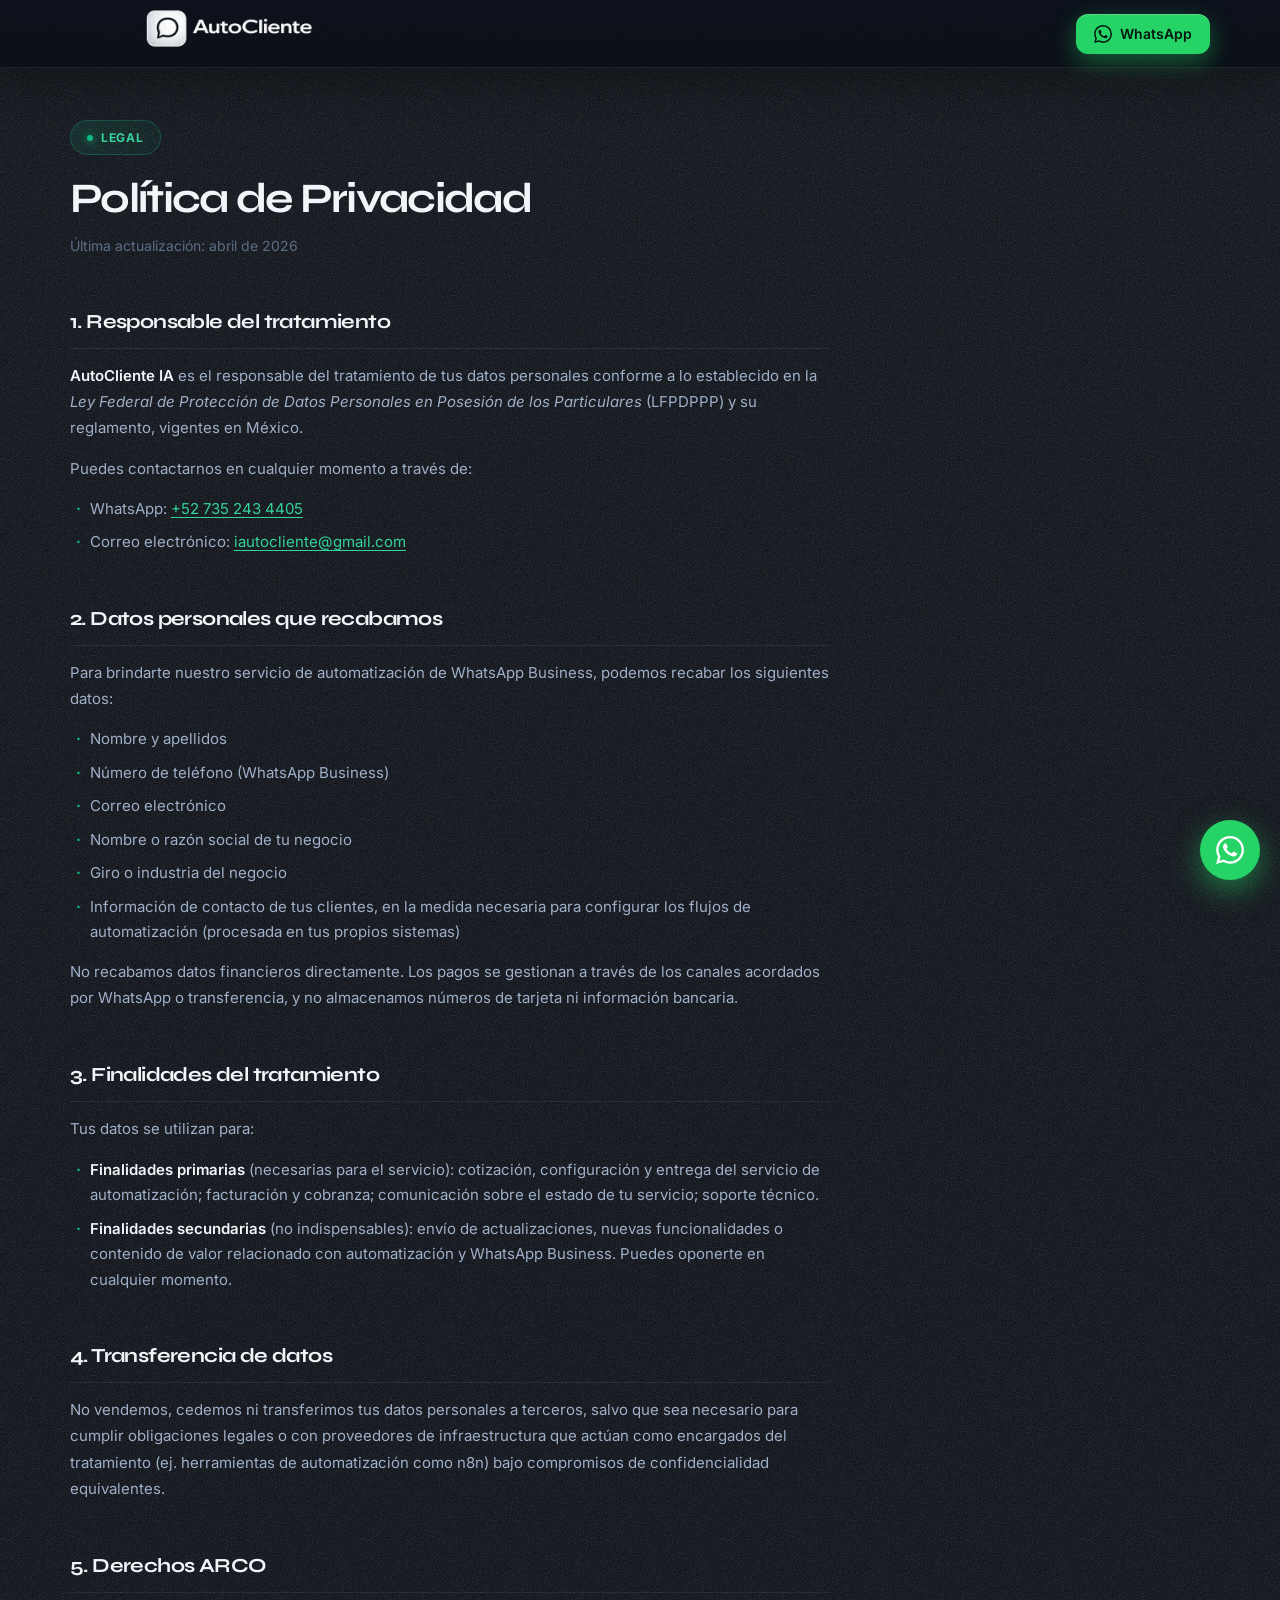
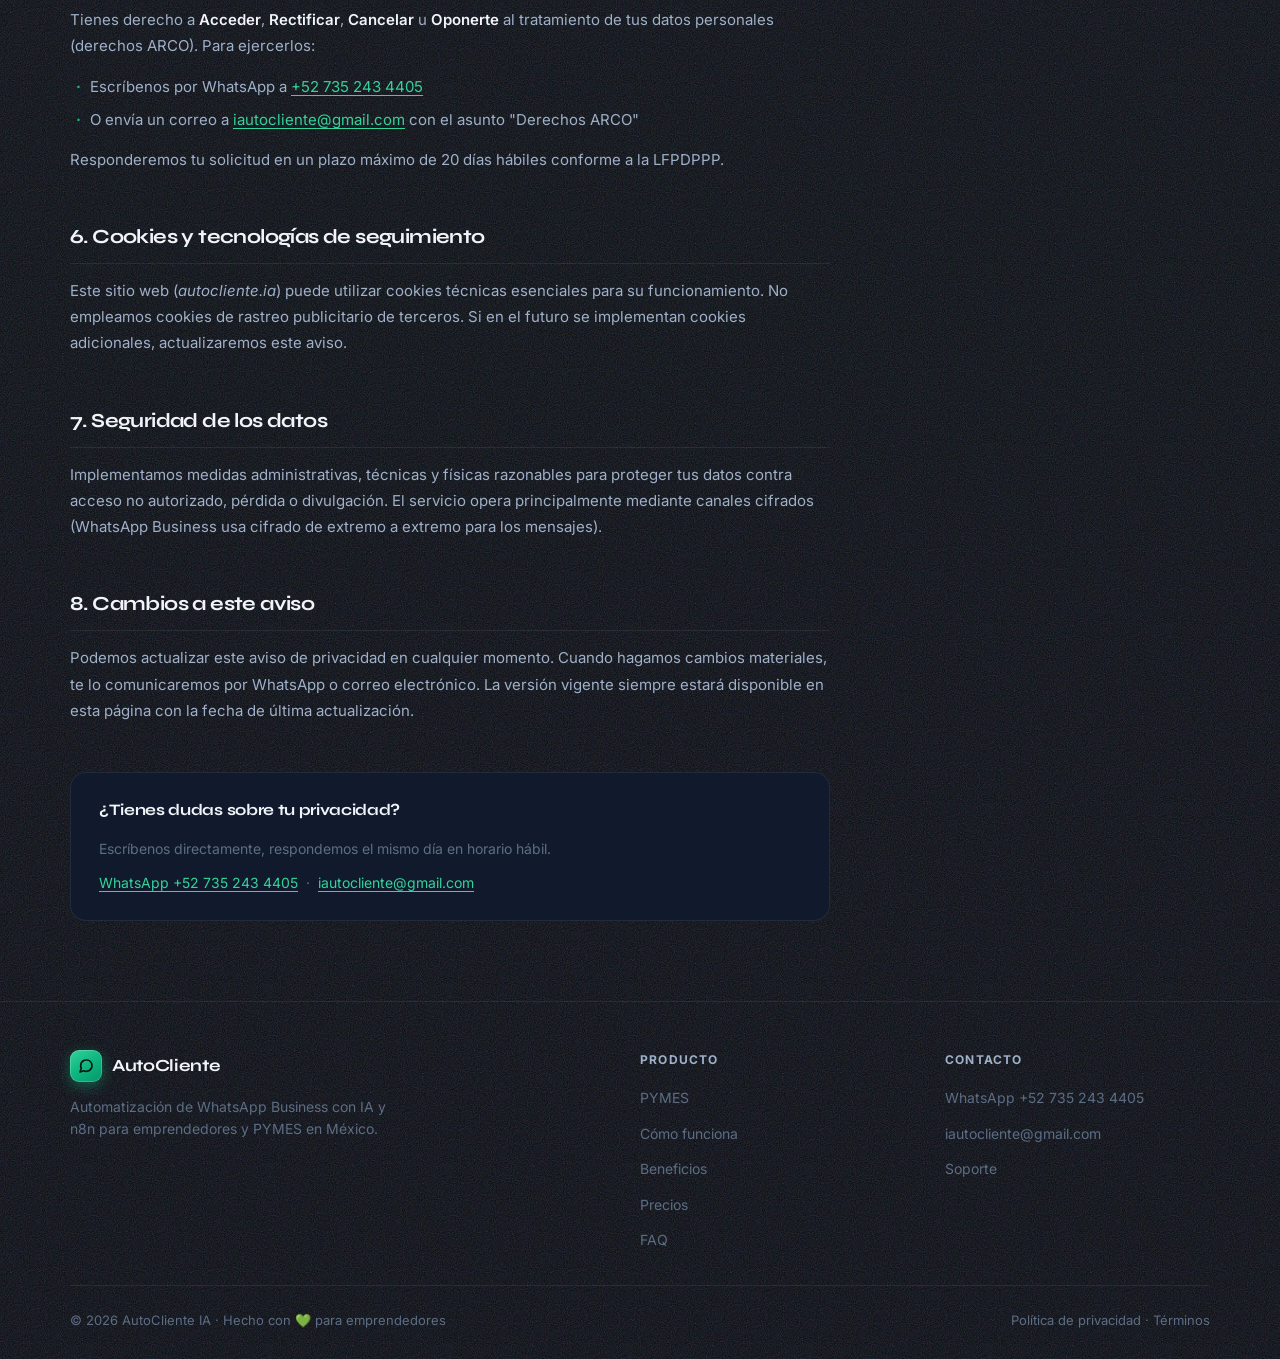
<file: pages/privacidad.html>
<!DOCTYPE html>
<html lang="es">
<head>
  <meta charset="UTF-8" />
  <meta name="viewport" content="width=device-width, initial-scale=1.0" />
  <meta name="description" content="Política de privacidad de AutoCliente IA. Conoce cómo tratamos tus datos personales conforme a la LFPDPPP." />
  <meta name="theme-color" content="#070b12" />

  <!-- Open Graph -->
  <meta property="og:type" content="website" />
  <meta property="og:title" content="Política de Privacidad — AutoCliente IA" />
  <meta property="og:description" content="Política de privacidad de AutoCliente IA conforme a la LFPDPPP." />
  <meta property="og:image" content="https://TU-DOMINIO.com/Assets/Img/Logo.png" />
  <meta property="og:url" content="https://TU-DOMINIO.com/privacidad.html" />

  <!-- Twitter Card -->
  <meta name="twitter:card" content="summary" />
  <meta name="twitter:title" content="Política de Privacidad — AutoCliente IA" />
  <meta name="twitter:description" content="Política de privacidad de AutoCliente IA conforme a la LFPDPPP." />

  <!-- Canonical -->
  <link rel="canonical" href="https://TU-DOMINIO.com/privacidad.html" />

  <title>Política de Privacidad — AutoCliente IA</title>

  <link rel="preconnect" href="https://fonts.googleapis.com" />
  <link rel="preconnect" href="https://fonts.gstatic.com" crossorigin />
  <link href="https://fonts.googleapis.com/css2?family=Inter:wght@400;500;600;700;800&family=Syne:wght@600;700;800&display=swap" rel="stylesheet" />
  <link rel="stylesheet" href="../Assets/css/main.css" />
  <link rel="stylesheet" href="../Assets/css/legal.css" />
</head>
<body>

  <!-- NAVBAR -->
  <nav class="navbar" id="navbar">
    <div class="nav-inner">
      <a href="../index.html" class="logo">
        <img src="../Assets/Img/Logo.png" alt="AutoCliente IA" style="height:216px;width:auto;" />
      </a>
      <div class="nav-tail">
        <a href="https://wa.me/527352434405?text=Hola%2C%20vi%20AutoCliente%20IA." target="_blank" rel="noopener" class="btn btn-whatsapp nav-cta">
          <svg viewBox="0 0 24 24" fill="currentColor"><path d="M17.472 14.382c-.297-.149-1.758-.867-2.03-.967-.273-.099-.471-.148-.67.15-.197.297-.767.966-.94 1.164-.173.199-.347.223-.644.075-.297-.15-1.255-.463-2.39-1.475-.883-.788-1.48-1.761-1.653-2.059-.173-.297-.018-.458.13-.606.134-.133.298-.347.446-.52.149-.174.198-.298.298-.497.099-.198.05-.371-.025-.52-.075-.149-.669-1.612-.916-2.207-.242-.579-.487-.5-.669-.51-.173-.008-.371-.01-.57-.01-.198 0-.52.074-.792.372-.272.297-1.04 1.016-1.04 2.479 0 1.462 1.065 2.875 1.213 3.074.149.198 2.096 3.2 5.077 4.487.709.306 1.262.489 1.694.625.712.227 1.36.195 1.871.118.571-.085 1.758-.719 2.006-1.413.248-.694.248-1.289.173-1.413-.074-.124-.272-.198-.57-.347m-5.421 7.403h-.004a9.87 9.87 0 0 1-5.031-1.378l-.361-.214-3.741.982.998-3.648-.235-.374a9.86 9.86 0 0 1-1.51-5.26c.001-5.45 4.436-9.884 9.888-9.884 2.64 0 5.122 1.03 6.988 2.898a9.825 9.825 0 0 1 2.893 6.994c-.003 5.45-4.437 9.884-9.885 9.884m8.413-18.297A11.815 11.815 0 0 0 12.05 0C5.495 0 .16 5.335.157 11.892c0 2.096.547 4.142 1.588 5.945L.057 24l6.305-1.654a11.882 11.882 0 0 0 5.683 1.448h.005c6.554 0 11.89-5.335 11.893-11.893a11.821 11.821 0 0 0-3.48-8.413Z"/></svg>
          WhatsApp
        </a>
        <button type="button" class="nav-burger" id="nav-burger" aria-label="Abrir menú" aria-expanded="false" aria-controls="nav-mobile">
          <span></span><span></span><span></span>
        </button>
      </div>
    </div>
  </nav>

  <div class="nav-mobile" id="nav-mobile" aria-hidden="true">
    <div class="nav-mobile-panel">
      <a href="../index.html#para-quien" class="nav-mobile-link">PYMES</a>
      <a href="../index.html#solucion" class="nav-mobile-link">Cómo funciona</a>
      <a href="../index.html#precios" class="nav-mobile-link">Precios</a>
      <a href="../index.html#faq" class="nav-mobile-link">FAQ</a>
      <a href="soporte.html" class="nav-mobile-link">Soporte</a>
      <a href="https://wa.me/527352434405?text=Hola%2C%20vi%20AutoCliente%20IA." target="_blank" rel="noopener" class="btn btn-whatsapp">
        <svg viewBox="0 0 24 24" fill="currentColor" style="width:18px;height:18px;"><path d="M17.472 14.382c-.297-.149-1.758-.867-2.03-.967-.273-.099-.471-.148-.67.15-.197.297-.767.966-.94 1.164-.173.199-.347.223-.644.075-.297-.15-1.255-.463-2.39-1.475-.883-.788-1.48-1.761-1.653-2.059-.173-.297-.018-.458.13-.606.134-.133.298-.347.446-.52.149-.174.198-.298.298-.497.099-.198.05-.371-.025-.52-.075-.149-.669-1.612-.916-2.207-.242-.579-.487-.5-.669-.51-.173-.008-.371-.01-.57-.01-.198 0-.52.074-.792.372-.272.297-1.04 1.016-1.04 2.479 0 1.462 1.065 2.875 1.213 3.074.149.198 2.096 3.2 5.077 4.487.709.306 1.262.489 1.694.625.712.227 1.36.195 1.871.118.571-.085 1.758-.719 2.006-1.413.248-.694.248-1.289.173-1.413-.074-.124-.272-.198-.57-.347m-5.421 7.403h-.004a9.87 9.87 0 0 1-5.031-1.378l-.361-.214-3.741.982.998-3.648-.235-.374a9.86 9.86 0 0 1-1.51-5.26c.001-5.45 4.436-9.884 9.888-9.884 2.64 0 5.122 1.03 6.988 2.898a9.825 9.825 0 0 1 2.893 6.994c-.003 5.45-4.437 9.884-9.885 9.884m8.413-18.297A11.815 11.815 0 0 0 12.05 0C5.495 0 .16 5.335.157 11.892c0 2.096.547 4.142 1.588 5.945L.057 24l6.305-1.654a11.882 11.882 0 0 0 5.683 1.448h.005c6.554 0 11.89-5.335 11.893-11.893a11.821 11.821 0 0 0-3.48-8.413Z"/></svg>
        Escribir por WhatsApp
      </a>
    </div>
  </div>

  <!-- CONTENIDO -->
  <main class="page-content">
    <div class="container">
      <div class="page-header">
        <div class="eyebrow">Legal</div>
        <h1 class="page-title">Política de Privacidad</h1>
        <p class="page-meta">Última actualización: abril de 2026</p>
      </div>

      <div class="legal-body">

        <h2>1. Responsable del tratamiento</h2>
        <p>
          <strong>AutoCliente IA</strong> es el responsable del tratamiento de tus datos personales
          conforme a lo establecido en la <em>Ley Federal de Protección de Datos Personales en
          Posesión de los Particulares</em> (LFPDPPP) y su reglamento, vigentes en México.
        </p>
        <p>
          Puedes contactarnos en cualquier momento a través de:
        </p>
        <ul>
          <li>WhatsApp: <a href="https://wa.me/527352434405" target="_blank" rel="noopener">+52 735 243 4405</a></li>
          <li>Correo electrónico: <a href="mailto:iautocliente@gmail.com">iautocliente@gmail.com</a></li>
        </ul>

        <h2>2. Datos personales que recabamos</h2>
        <p>Para brindarte nuestro servicio de automatización de WhatsApp Business, podemos recabar los siguientes datos:</p>
        <ul>
          <li>Nombre y apellidos</li>
          <li>Número de teléfono (WhatsApp Business)</li>
          <li>Correo electrónico</li>
          <li>Nombre o razón social de tu negocio</li>
          <li>Giro o industria del negocio</li>
          <li>Información de contacto de tus clientes, en la medida necesaria para configurar los flujos de automatización (procesada en tus propios sistemas)</li>
        </ul>
        <p>
          No recabamos datos financieros directamente. Los pagos se gestionan a través de los canales
          acordados por WhatsApp o transferencia, y no almacenamos números de tarjeta ni información bancaria.
        </p>

        <h2>3. Finalidades del tratamiento</h2>
        <p>Tus datos se utilizan para:</p>
        <ul>
          <li><strong>Finalidades primarias</strong> (necesarias para el servicio): cotización, configuración y entrega del servicio de automatización; facturación y cobranza; comunicación sobre el estado de tu servicio; soporte técnico.</li>
          <li><strong>Finalidades secundarias</strong> (no indispensables): envío de actualizaciones, nuevas funcionalidades o contenido de valor relacionado con automatización y WhatsApp Business. Puedes oponerte en cualquier momento.</li>
        </ul>

        <h2>4. Transferencia de datos</h2>
        <p>
          No vendemos, cedemos ni transferimos tus datos personales a terceros, salvo que sea
          necesario para cumplir obligaciones legales o con proveedores de infraestructura que actúan
          como encargados del tratamiento (ej. herramientas de automatización como n8n) bajo
          compromisos de confidencialidad equivalentes.
        </p>

        <h2>5. Derechos ARCO</h2>
        <p>
          Tienes derecho a <strong>Acceder</strong>, <strong>Rectificar</strong>, <strong>Cancelar</strong>
          u <strong>Oponerte</strong> al tratamiento de tus datos personales (derechos ARCO). Para ejercerlos:
        </p>
        <ul>
          <li>Escríbenos por WhatsApp a <a href="https://wa.me/527352434405" target="_blank" rel="noopener">+52 735 243 4405</a></li>
          <li>O envía un correo a <a href="mailto:iautocliente@gmail.com">iautocliente@gmail.com</a> con el asunto "Derechos ARCO"</li>
        </ul>
        <p>
          Responderemos tu solicitud en un plazo máximo de 20 días hábiles conforme a la LFPDPPP.
        </p>

        <h2>6. Cookies y tecnologías de seguimiento</h2>
        <p>
          Este sitio web (<em>autocliente.ia</em>) puede utilizar cookies técnicas esenciales para
          su funcionamiento. No empleamos cookies de rastreo publicitario de terceros. Si en el
          futuro se implementan cookies adicionales, actualizaremos este aviso.
        </p>

        <h2>7. Seguridad de los datos</h2>
        <p>
          Implementamos medidas administrativas, técnicas y físicas razonables para proteger tus datos
          contra acceso no autorizado, pérdida o divulgación. El servicio opera principalmente mediante
          canales cifrados (WhatsApp Business usa cifrado de extremo a extremo para los mensajes).
        </p>

        <h2>8. Cambios a este aviso</h2>
        <p>
          Podemos actualizar este aviso de privacidad en cualquier momento. Cuando hagamos cambios
          materiales, te lo comunicaremos por WhatsApp o correo electrónico. La versión vigente
          siempre estará disponible en esta página con la fecha de última actualización.
        </p>

        <div class="contact-card">
          <h3>¿Tienes dudas sobre tu privacidad?</h3>
          <p>Escríbenos directamente, respondemos el mismo día en horario hábil.</p>
          <p>
            <a href="https://wa.me/527352434405?text=Hola%2C%20tengo%20una%20duda%20sobre%20privacidad." target="_blank" rel="noopener">WhatsApp +52 735 243 4405</a>
            &nbsp;·&nbsp;
            <a href="mailto:iautocliente@gmail.com">iautocliente@gmail.com</a>
          </p>
        </div>

      </div>
    </div>
  </main>

  <!-- FOOTER -->
  <footer class="footer">
    <div class="container">
      <div class="footer-top">
        <div class="footer-brand">
          <a href="../index.html" class="logo">
            <span class="logo-mark">
              <svg viewBox="0 0 24 24" fill="none" stroke="currentColor" stroke-width="2.5" stroke-linecap="round" stroke-linejoin="round">
                <path d="M21 11.5a8.38 8.38 0 0 1-.9 3.8 8.5 8.5 0 0 1-7.6 4.7 8.38 8.38 0 0 1-3.8-.9L3 21l1.9-5.7a8.38 8.38 0 0 1-.9-3.8 8.5 8.5 0 0 1 4.7-7.6 8.38 8.38 0 0 1 3.8-.9h.5a8.48 8.48 0 0 1 8 8v.5z"/>
              </svg>
            </span>
            AutoCliente
          </a>
          <p>Automatización de WhatsApp Business con IA y n8n para emprendedores y PYMES en México.</p>
        </div>

        <div class="footer-col">
          <h5>Producto</h5>
          <ul>
            <li><a href="../index.html#para-quien">PYMES</a></li>
            <li><a href="../index.html#solucion">Cómo funciona</a></li>
            <li><a href="../index.html#beneficios">Beneficios</a></li>
            <li><a href="../index.html#precios">Precios</a></li>
            <li><a href="../index.html#faq">FAQ</a></li>
          </ul>
        </div>

        <div class="footer-col">
          <h5>Contacto</h5>
          <ul>
            <li><a href="https://wa.me/527352434405?text=Hola%2C%20vi%20AutoCliente%20IA." target="_blank" rel="noopener">WhatsApp +52 735 243 4405</a></li>
            <li><a href="mailto:iautocliente@gmail.com">iautocliente@gmail.com</a></li>
            <li><a href="soporte.html">Soporte</a></li>
          </ul>
        </div>
      </div>

      <div class="footer-bottom">
        <div>© 2026 AutoCliente IA · Hecho con 💚 para emprendedores</div>
        <div><a href="privacidad.html">Política de privacidad</a> · <a href="terminos.html">Términos</a></div>
      </div>
    </div>
  </footer>

  <!-- STICKY WHATSAPP -->
  <a href="https://wa.me/527352434405?text=Hola%2C%20vi%20AutoCliente%20IA." target="_blank" rel="noopener" class="wa-sticky" aria-label="Escríbenos por WhatsApp">
    <svg viewBox="0 0 24 24" fill="currentColor"><path d="M17.472 14.382c-.297-.149-1.758-.867-2.03-.967-.273-.099-.471-.148-.67.15-.197.297-.767.966-.94 1.164-.173.199-.347.223-.644.075-.297-.15-1.255-.463-2.39-1.475-.883-.788-1.48-1.761-1.653-2.059-.173-.297-.018-.458.13-.606.134-.133.298-.347.446-.52.149-.174.198-.298.298-.497.099-.198.05-.371-.025-.52-.075-.149-.669-1.612-.916-2.207-.242-.579-.487-.5-.669-.51-.173-.008-.371-.01-.57-.01-.198 0-.52.074-.792.372-.272.297-1.04 1.016-1.04 2.479 0 1.462 1.065 2.875 1.213 3.074.149.198 2.096 3.2 5.077 4.487.709.306 1.262.489 1.694.625.712.227 1.36.195 1.871.118.571-.085 1.758-.719 2.006-1.413.248-.694.248-1.289.173-1.413-.074-.124-.272-.198-.57-.347m-5.421 7.403h-.004a9.87 9.87 0 0 1-5.031-1.378l-.361-.214-3.741.982.998-3.648-.235-.374a9.86 9.86 0 0 1-1.51-5.26c.001-5.45 4.436-9.884 9.888-9.884 2.64 0 5.122 1.03 6.988 2.898a9.825 9.825 0 0 1 2.893 6.994c-.003 5.45-4.437 9.884-9.885 9.884m8.413-18.297A11.815 11.815 0 0 0 12.05 0C5.495 0 .16 5.335.157 11.892c0 2.096.547 4.142 1.588 5.945L.057 24l6.305-1.654a11.882 11.882 0 0 0 5.683 1.448h.005c6.554 0 11.89-5.335 11.893-11.893a11.821 11.821 0 0 0-3.48-8.413Z"/></svg>
  </a>

  <script defer src="../Assets/js/main.js"></script>
</body>
</html>
</file>
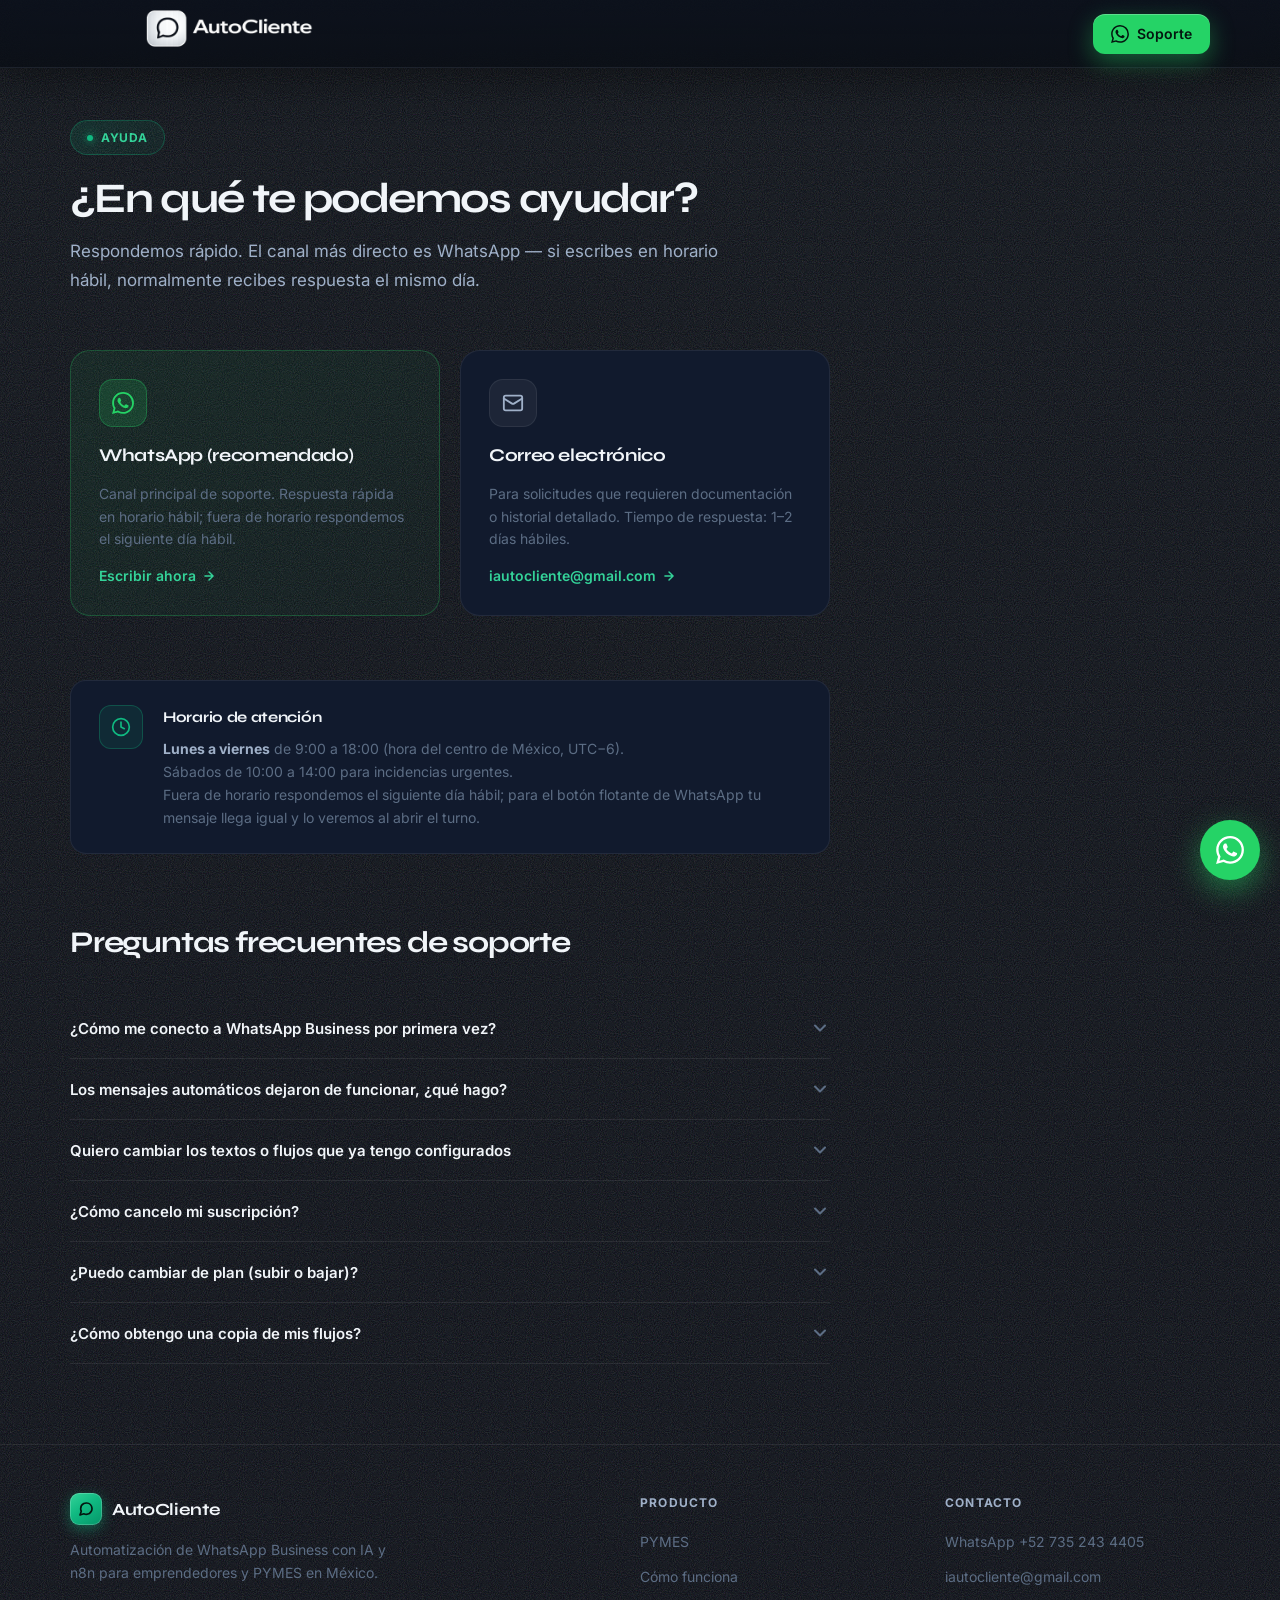
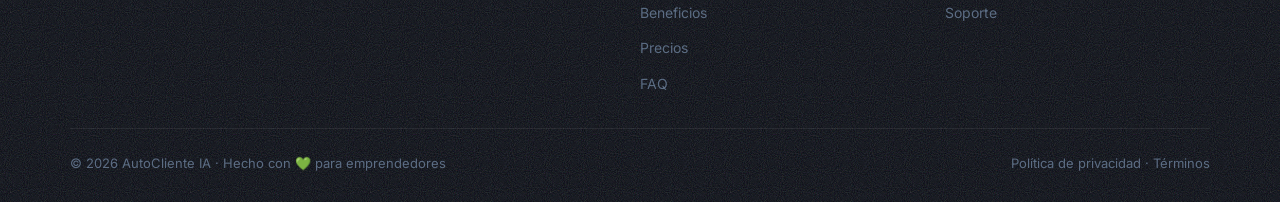
<file: pages/soporte.html>
<!DOCTYPE html>
<html lang="es">
<head>
  <meta charset="UTF-8" />
  <meta name="viewport" content="width=device-width, initial-scale=1.0" />
  <meta name="description" content="Soporte de AutoCliente IA — automatización de WhatsApp Business para PYMES en México. Contáctanos por WhatsApp o correo." />
  <meta name="theme-color" content="#070b12" />

  <!-- Open Graph -->
  <meta property="og:type" content="website" />
  <meta property="og:title" content="Soporte — AutoCliente IA" />
  <meta property="og:description" content="Soporte de AutoCliente IA para PYMES en México. Contáctanos por WhatsApp o correo." />
  <meta property="og:image" content="https://TU-DOMINIO.com/Assets/Img/Logo.png" />
  <meta property="og:url" content="https://TU-DOMINIO.com/soporte.html" />

  <!-- Twitter Card -->
  <meta name="twitter:card" content="summary_large_image" />
  <meta name="twitter:title" content="Soporte — AutoCliente IA" />
  <meta name="twitter:description" content="Soporte de AutoCliente IA para PYMES en México." />
  <meta name="twitter:image" content="https://TU-DOMINIO.com/Assets/Img/Logo.png" />

  <!-- Canonical -->
  <link rel="canonical" href="https://TU-DOMINIO.com/soporte.html" />

  <title>Soporte — AutoCliente IA</title>

  <link rel="preconnect" href="https://fonts.googleapis.com" />
  <link rel="preconnect" href="https://fonts.gstatic.com" crossorigin />
  <link href="https://fonts.googleapis.com/css2?family=Inter:wght@400;500;600;700;800&family=Syne:wght@600;700;800&display=swap" rel="stylesheet" />
  <link rel="stylesheet" href="../Assets/css/main.css" />
  <link rel="stylesheet" href="../Assets/css/soporte.css" />
</head>
<body>

  <!-- NAVBAR -->
  <nav class="navbar" id="navbar">
    <div class="nav-inner">
      <a href="../index.html" class="logo">
        <img src="../Assets/Img/Logo.png" alt="AutoCliente IA" style="height:216px;width:auto;" />
      </a>
      <div class="nav-tail">
        <a href="https://wa.me/527352434405?text=Hola%2C%20necesito%20soporte%20con%20AutoCliente%20IA." target="_blank" rel="noopener" class="btn btn-whatsapp nav-cta">
          <svg viewBox="0 0 24 24" fill="currentColor"><path d="M17.472 14.382c-.297-.149-1.758-.867-2.03-.967-.273-.099-.471-.148-.67.15-.197.297-.767.966-.94 1.164-.173.199-.347.223-.644.075-.297-.15-1.255-.463-2.39-1.475-.883-.788-1.48-1.761-1.653-2.059-.173-.297-.018-.458.13-.606.134-.133.298-.347.446-.52.149-.174.198-.298.298-.497.099-.198.05-.371-.025-.52-.075-.149-.669-1.612-.916-2.207-.242-.579-.487-.5-.669-.51-.173-.008-.371-.01-.57-.01-.198 0-.52.074-.792.372-.272.297-1.04 1.016-1.04 2.479 0 1.462 1.065 2.875 1.213 3.074.149.198 2.096 3.2 5.077 4.487.709.306 1.262.489 1.694.625.712.227 1.36.195 1.871.118.571-.085 1.758-.719 2.006-1.413.248-.694.248-1.289.173-1.413-.074-.124-.272-.198-.57-.347m-5.421 7.403h-.004a9.87 9.87 0 0 1-5.031-1.378l-.361-.214-3.741.982.998-3.648-.235-.374a9.86 9.86 0 0 1-1.51-5.26c.001-5.45 4.436-9.884 9.888-9.884 2.64 0 5.122 1.03 6.988 2.898a9.825 9.825 0 0 1 2.893 6.994c-.003 5.45-4.437 9.884-9.885 9.884m8.413-18.297A11.815 11.815 0 0 0 12.05 0C5.495 0 .16 5.335.157 11.892c0 2.096.547 4.142 1.588 5.945L.057 24l6.305-1.654a11.882 11.882 0 0 0 5.683 1.448h.005c6.554 0 11.89-5.335 11.893-11.893a11.821 11.821 0 0 0-3.48-8.413Z"/></svg>
          Soporte
        </a>
        <button type="button" class="nav-burger" id="nav-burger" aria-label="Abrir menú" aria-expanded="false" aria-controls="nav-mobile">
          <span></span><span></span><span></span>
        </button>
      </div>
    </div>
  </nav>

  <div class="nav-mobile" id="nav-mobile" aria-hidden="true">
    <div class="nav-mobile-panel">
      <a href="../index.html#para-quien" class="nav-mobile-link">PYMES</a>
      <a href="../index.html#solucion" class="nav-mobile-link">Cómo funciona</a>
      <a href="../index.html#precios" class="nav-mobile-link">Precios</a>
      <a href="../index.html#faq" class="nav-mobile-link">FAQ</a>
      <a href="soporte.html" class="nav-mobile-link">Soporte</a>
      <a href="https://wa.me/527352434405?text=Hola%2C%20necesito%20soporte%20con%20AutoCliente%20IA." target="_blank" rel="noopener" class="btn btn-whatsapp">
        <svg viewBox="0 0 24 24" fill="currentColor" style="width:18px;height:18px;"><path d="M17.472 14.382c-.297-.149-1.758-.867-2.03-.967-.273-.099-.471-.148-.67.15-.197.297-.767.966-.94 1.164-.173.199-.347.223-.644.075-.297-.15-1.255-.463-2.39-1.475-.883-.788-1.48-1.761-1.653-2.059-.173-.297-.018-.458.13-.606.134-.133.298-.347.446-.52.149-.174.198-.298.298-.497.099-.198.05-.371-.025-.52-.075-.149-.669-1.612-.916-2.207-.242-.579-.487-.5-.669-.51-.173-.008-.371-.01-.57-.01-.198 0-.52.074-.792.372-.272.297-1.04 1.016-1.04 2.479 0 1.462 1.065 2.875 1.213 3.074.149.198 2.096 3.2 5.077 4.487.709.306 1.262.489 1.694.625.712.227 1.36.195 1.871.118.571-.085 1.758-.719 2.006-1.413.248-.694.248-1.289.173-1.413-.074-.124-.272-.198-.57-.347m-5.421 7.403h-.004a9.87 9.87 0 0 1-5.031-1.378l-.361-.214-3.741.982.998-3.648-.235-.374a9.86 9.86 0 0 1-1.51-5.26c.001-5.45 4.436-9.884 9.888-9.884 2.64 0 5.122 1.03 6.988 2.898a9.825 9.825 0 0 1 2.893 6.994c-.003 5.45-4.437 9.884-9.885 9.884m8.413-18.297A11.815 11.815 0 0 0 12.05 0C5.495 0 .16 5.335.157 11.892c0 2.096.547 4.142 1.588 5.945L.057 24l6.305-1.654a11.882 11.882 0 0 0 5.683 1.448h.005c6.554 0 11.89-5.335 11.893-11.893a11.821 11.821 0 0 0-3.48-8.413Z"/></svg>
        Escribir por WhatsApp
      </a>
    </div>
  </div>

  <!-- CONTENIDO -->
  <main class="page-content">
    <div class="container">

      <div class="page-header">
        <div class="eyebrow">Ayuda</div>
        <h1 class="page-title">¿En qué te podemos ayudar?</h1>
        <p class="page-sub">
          Respondemos rápido. El canal más directo es WhatsApp — si escribes en horario hábil,
          normalmente recibes respuesta el mismo día.
        </p>
      </div>

      <!-- CANALES DE CONTACTO -->
      <div class="channels-grid">

        <div class="channel-card primary">
          <div class="channel-icon">
            <svg viewBox="0 0 24 24" fill="currentColor" style="color:#25d366;"><path d="M17.472 14.382c-.297-.149-1.758-.867-2.03-.967-.273-.099-.471-.148-.67.15-.197.297-.767.966-.94 1.164-.173.199-.347.223-.644.075-.297-.15-1.255-.463-2.39-1.475-.883-.788-1.48-1.761-1.653-2.059-.173-.297-.018-.458.13-.606.134-.133.298-.347.446-.52.149-.174.198-.298.298-.497.099-.198.05-.371-.025-.52-.075-.149-.669-1.612-.916-2.207-.242-.579-.487-.5-.669-.51-.173-.008-.371-.01-.57-.01-.198 0-.52.074-.792.372-.272.297-1.04 1.016-1.04 2.479 0 1.462 1.065 2.875 1.213 3.074.149.198 2.096 3.2 5.077 4.487.709.306 1.262.489 1.694.625.712.227 1.36.195 1.871.118.571-.085 1.758-.719 2.006-1.413.248-.694.248-1.289.173-1.413-.074-.124-.272-.198-.57-.347m-5.421 7.403h-.004a9.87 9.87 0 0 1-5.031-1.378l-.361-.214-3.741.982.998-3.648-.235-.374a9.86 9.86 0 0 1-1.51-5.26c.001-5.45 4.436-9.884 9.888-9.884 2.64 0 5.122 1.03 6.988 2.898a9.825 9.825 0 0 1 2.893 6.994c-.003 5.45-4.437 9.884-9.885 9.884m8.413-18.297A11.815 11.815 0 0 0 12.05 0C5.495 0 .16 5.335.157 11.892c0 2.096.547 4.142 1.588 5.945L.057 24l6.305-1.654a11.882 11.882 0 0 0 5.683 1.448h.005c6.554 0 11.89-5.335 11.893-11.893a11.821 11.821 0 0 0-3.48-8.413Z"/></svg>
          </div>
          <h3>WhatsApp (recomendado)</h3>
          <p>Canal principal de soporte. Respuesta rápida en horario hábil; fuera de horario respondemos el siguiente día hábil.</p>
          <a href="https://wa.me/527352434405?text=Hola%2C%20necesito%20soporte%20con%20AutoCliente%20IA." target="_blank" rel="noopener" class="channel-cta">
            Escribir ahora
            <svg viewBox="0 0 24 24" fill="none" stroke="currentColor" stroke-width="2.5" stroke-linecap="round" stroke-linejoin="round"><path d="M5 12h14M12 5l7 7-7 7"/></svg>
          </a>
        </div>

        <div class="channel-card">
          <div class="channel-icon">
            <svg viewBox="0 0 24 24" fill="none" stroke="currentColor" stroke-width="2" stroke-linecap="round" stroke-linejoin="round" style="color:var(--text-soft);"><rect x="2" y="4" width="20" height="16" rx="2"/><path d="m22 7-8.97 5.7a1.94 1.94 0 0 1-2.06 0L2 7"/></svg>
          </div>
          <h3>Correo electrónico</h3>
          <p>Para solicitudes que requieren documentación o historial detallado. Tiempo de respuesta: 1–2 días hábiles.</p>
          <a href="mailto:iautocliente@gmail.com?subject=Soporte%20AutoCliente%20IA" class="channel-cta">
            iautocliente@gmail.com
            <svg viewBox="0 0 24 24" fill="none" stroke="currentColor" stroke-width="2.5" stroke-linecap="round" stroke-linejoin="round"><path d="M5 12h14M12 5l7 7-7 7"/></svg>
          </a>
        </div>

      </div>

      <!-- HORARIO -->
      <div class="schedule-row">
        <div class="schedule-icon">
          <svg viewBox="0 0 24 24" fill="none" stroke="currentColor" stroke-width="2" stroke-linecap="round" stroke-linejoin="round"><circle cx="12" cy="12" r="10"/><polyline points="12 6 12 12 16 14"/></svg>
        </div>
        <div>
          <h4>Horario de atención</h4>
          <p>
            <strong>Lunes a viernes</strong> de 9:00 a 18:00 (hora del centro de México, UTC−6).<br />
            Sábados de 10:00 a 14:00 para incidencias urgentes.<br />
            Fuera de horario respondemos el siguiente día hábil; para el botón flotante de WhatsApp
            tu mensaje llega igual y lo veremos al abrir el turno.
          </p>
        </div>
      </div>

      <!-- FAQ DE SOPORTE -->
      <div class="support-faq">
        <h2>Preguntas frecuentes de soporte</h2>

        <div class="faq-item">
          <button class="faq-q" aria-expanded="false">
            <span>¿Cómo me conecto a WhatsApp Business por primera vez?</span>
            <svg class="faq-icon" viewBox="0 0 24 24" fill="none" stroke="currentColor" stroke-width="2.5" stroke-linecap="round" stroke-linejoin="round"><polyline points="6 9 12 15 18 9"/></svg>
          </button>
          <div class="faq-a">
            <div class="faq-a-inner">
              Te guiamos paso a paso por WhatsApp. Necesitas tener instalada la app de
              WhatsApp Business en tu teléfono o una cuenta en la API oficial de Meta.
              La conexión inicial tarda entre 10 y 30 minutos dependiendo de tu configuración actual.
            </div>
          </div>
        </div>

        <div class="faq-item">
          <button class="faq-q" aria-expanded="false">
            <span>Los mensajes automáticos dejaron de funcionar, ¿qué hago?</span>
            <svg class="faq-icon" viewBox="0 0 24 24" fill="none" stroke="currentColor" stroke-width="2.5" stroke-linecap="round" stroke-linejoin="round"><polyline points="6 9 12 15 18 9"/></svg>
          </button>
          <div class="faq-a">
            <div class="faq-a-inner">
              Escríbenos de inmediato por WhatsApp indicando desde qué hora dejó de responder y
              el último mensaje de ejemplo que no recibió respuesta. En la mayoría de los casos
              resolvemos el problema en el mismo día hábil. Las causas más comunes son: sesión
              expirada de WhatsApp Business o un cambio en los flujos de n8n.
            </div>
          </div>
        </div>

        <div class="faq-item">
          <button class="faq-q" aria-expanded="false">
            <span>Quiero cambiar los textos o flujos que ya tengo configurados</span>
            <svg class="faq-icon" viewBox="0 0 24 24" fill="none" stroke="currentColor" stroke-width="2.5" stroke-linecap="round" stroke-linejoin="round"><polyline points="6 9 12 15 18 9"/></svg>
          </button>
          <div class="faq-a">
            <div class="faq-a-inner">
              Los ajustes de textos, respuestas y flujos están incluidos en tu plan.
              Escríbenos por WhatsApp con los cambios exactos que necesitas y los aplicamos
              normalmente en 1–2 días hábiles. Para cambios grandes (nuevo flujo completo,
              integración con otro sistema) platicamos el alcance antes de iniciar.
            </div>
          </div>
        </div>

        <div class="faq-item">
          <button class="faq-q" aria-expanded="false">
            <span>¿Cómo cancelo mi suscripción?</span>
            <svg class="faq-icon" viewBox="0 0 24 24" fill="none" stroke="currentColor" stroke-width="2.5" stroke-linecap="round" stroke-linejoin="round"><polyline points="6 9 12 15 18 9"/></svg>
          </button>
          <div class="faq-a">
            <div class="faq-a-inner">
              Escríbenos por WhatsApp o correo con al menos 5 días hábiles de anticipación
              antes de tu próxima fecha de cobro. No hay penalización. Seguirás teniendo acceso
              al servicio hasta el final del período ya pagado. Puedes revisar los detalles en
              nuestros <a href="terminos.html" style="color:var(--brand-2);text-decoration:underline;">Términos y Condiciones</a>.
            </div>
          </div>
        </div>

        <div class="faq-item">
          <button class="faq-q" aria-expanded="false">
            <span>¿Puedo cambiar de plan (subir o bajar)?</span>
            <svg class="faq-icon" viewBox="0 0 24 24" fill="none" stroke="currentColor" stroke-width="2.5" stroke-linecap="round" stroke-linejoin="round"><polyline points="6 9 12 15 18 9"/></svg>
          </button>
          <div class="faq-a">
            <div class="faq-a-inner">
              Sí. Escríbenos y aplicamos el cambio en tu siguiente ciclo de facturación.
              Si subes de plan a mitad de período, hacemos el ajuste proporcional; si bajas,
              el cambio aplica en el siguiente mes completo.
            </div>
          </div>
        </div>

        <div class="faq-item">
          <button class="faq-q" aria-expanded="false">
            <span>¿Cómo obtengo una copia de mis flujos?</span>
            <svg class="faq-icon" viewBox="0 0 24 24" fill="none" stroke="currentColor" stroke-width="2.5" stroke-linecap="round" stroke-linejoin="round"><polyline points="6 9 12 15 18 9"/></svg>
          </button>
          <div class="faq-a">
            <div class="faq-a-inner">
              Si decides cancelar o migrar tu servicio, puedes solicitarnos la exportación de
              tus flujos de n8n. Te los entregamos en formato JSON dentro de los 5 días hábiles
              siguientes a tu solicitud por escrito.
            </div>
          </div>
        </div>

      </div>

    </div>
  </main>

  <!-- FOOTER -->
  <footer class="footer">
    <div class="container">
      <div class="footer-top">
        <div class="footer-brand">
          <a href="../index.html" class="logo">
            <span class="logo-mark">
              <svg viewBox="0 0 24 24" fill="none" stroke="currentColor" stroke-width="2.5" stroke-linecap="round" stroke-linejoin="round">
                <path d="M21 11.5a8.38 8.38 0 0 1-.9 3.8 8.5 8.5 0 0 1-7.6 4.7 8.38 8.38 0 0 1-3.8-.9L3 21l1.9-5.7a8.38 8.38 0 0 1-.9-3.8 8.5 8.5 0 0 1 4.7-7.6 8.38 8.38 0 0 1 3.8-.9h.5a8.48 8.48 0 0 1 8 8v.5z"/>
              </svg>
            </span>
            AutoCliente
          </a>
          <p>Automatización de WhatsApp Business con IA y n8n para emprendedores y PYMES en México.</p>
        </div>

        <div class="footer-col">
          <h5>Producto</h5>
          <ul>
            <li><a href="../index.html#para-quien">PYMES</a></li>
            <li><a href="../index.html#solucion">Cómo funciona</a></li>
            <li><a href="../index.html#beneficios">Beneficios</a></li>
            <li><a href="../index.html#precios">Precios</a></li>
            <li><a href="../index.html#faq">FAQ</a></li>
          </ul>
        </div>

        <div class="footer-col">
          <h5>Contacto</h5>
          <ul>
            <li><a href="https://wa.me/527352434405?text=Hola%2C%20necesito%20soporte." target="_blank" rel="noopener">WhatsApp +52 735 243 4405</a></li>
            <li><a href="mailto:iautocliente@gmail.com">iautocliente@gmail.com</a></li>
            <li><a href="soporte.html">Soporte</a></li>
          </ul>
        </div>
      </div>

      <div class="footer-bottom">
        <div>© 2026 AutoCliente IA · Hecho con 💚 para emprendedores</div>
        <div><a href="privacidad.html">Política de privacidad</a> · <a href="terminos.html">Términos</a></div>
      </div>
    </div>
  </footer>

  <!-- STICKY WHATSAPP -->
  <a href="https://wa.me/527352434405?text=Hola%2C%20necesito%20soporte%20con%20AutoCliente%20IA." target="_blank" rel="noopener" class="wa-sticky" aria-label="Escríbenos por WhatsApp">
    <svg viewBox="0 0 24 24" fill="currentColor"><path d="M17.472 14.382c-.297-.149-1.758-.867-2.03-.967-.273-.099-.471-.148-.67.15-.197.297-.767.966-.94 1.164-.173.199-.347.223-.644.075-.297-.15-1.255-.463-2.39-1.475-.883-.788-1.48-1.761-1.653-2.059-.173-.297-.018-.458.13-.606.134-.133.298-.347.446-.52.149-.174.198-.298.298-.497.099-.198.05-.371-.025-.52-.075-.149-.669-1.612-.916-2.207-.242-.579-.487-.5-.669-.51-.173-.008-.371-.01-.57-.01-.198 0-.52.074-.792.372-.272.297-1.04 1.016-1.04 2.479 0 1.462 1.065 2.875 1.213 3.074.149.198 2.096 3.2 5.077 4.487.709.306 1.262.489 1.694.625.712.227 1.36.195 1.871.118.571-.085 1.758-.719 2.006-1.413.248-.694.248-1.289.173-1.413-.074-.124-.272-.198-.57-.347m-5.421 7.403h-.004a9.87 9.87 0 0 1-5.031-1.378l-.361-.214-3.741.982.998-3.648-.235-.374a9.86 9.86 0 0 1-1.51-5.26c.001-5.45 4.436-9.884 9.888-9.884 2.64 0 5.122 1.03 6.988 2.898a9.825 9.825 0 0 1 2.893 6.994c-.003 5.45-4.437 9.884-9.885 9.884m8.413-18.297A11.815 11.815 0 0 0 12.05 0C5.495 0 .16 5.335.157 11.892c0 2.096.547 4.142 1.588 5.945L.057 24l6.305-1.654a11.882 11.882 0 0 0 5.683 1.448h.005c6.554 0 11.89-5.335 11.893-11.893a11.821 11.821 0 0 0-3.48-8.413Z"/></svg>
  </a>

  <script defer src="../Assets/js/main.js"></script>
</body>
</html>
</file>
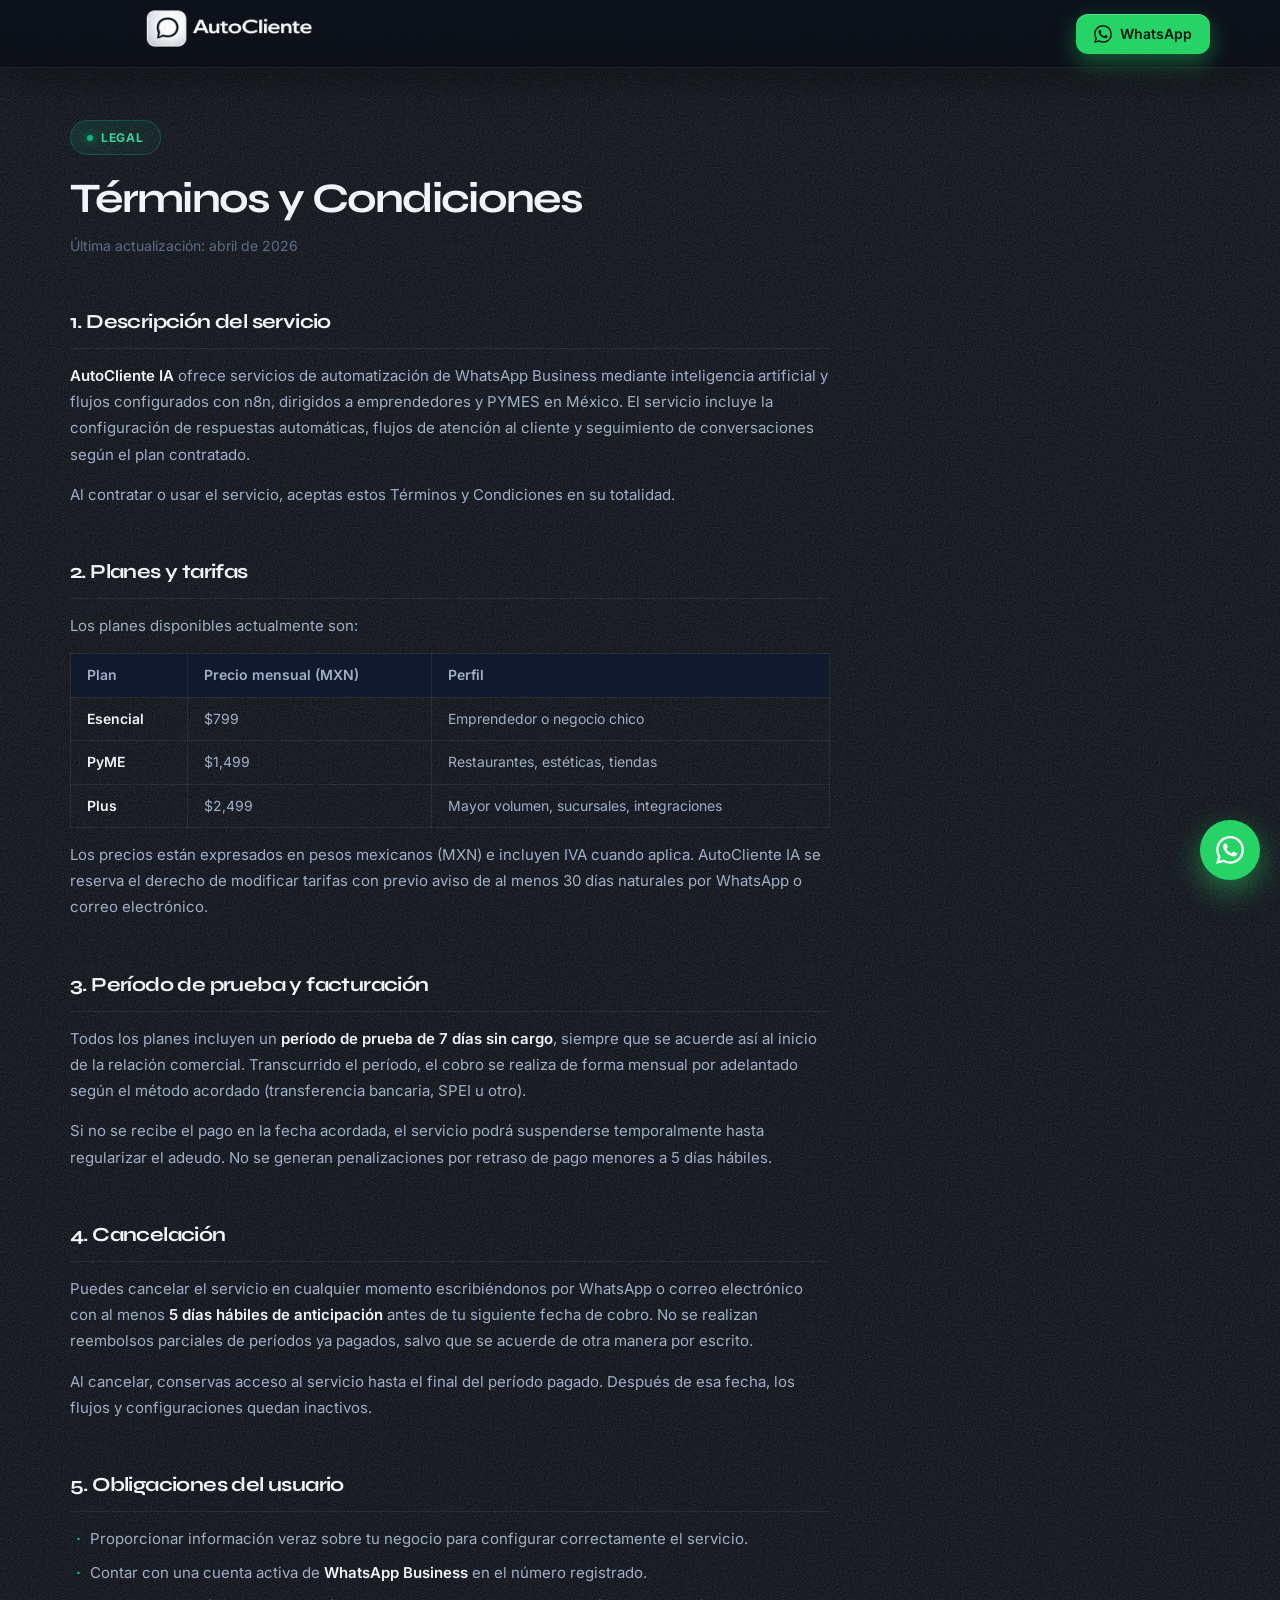
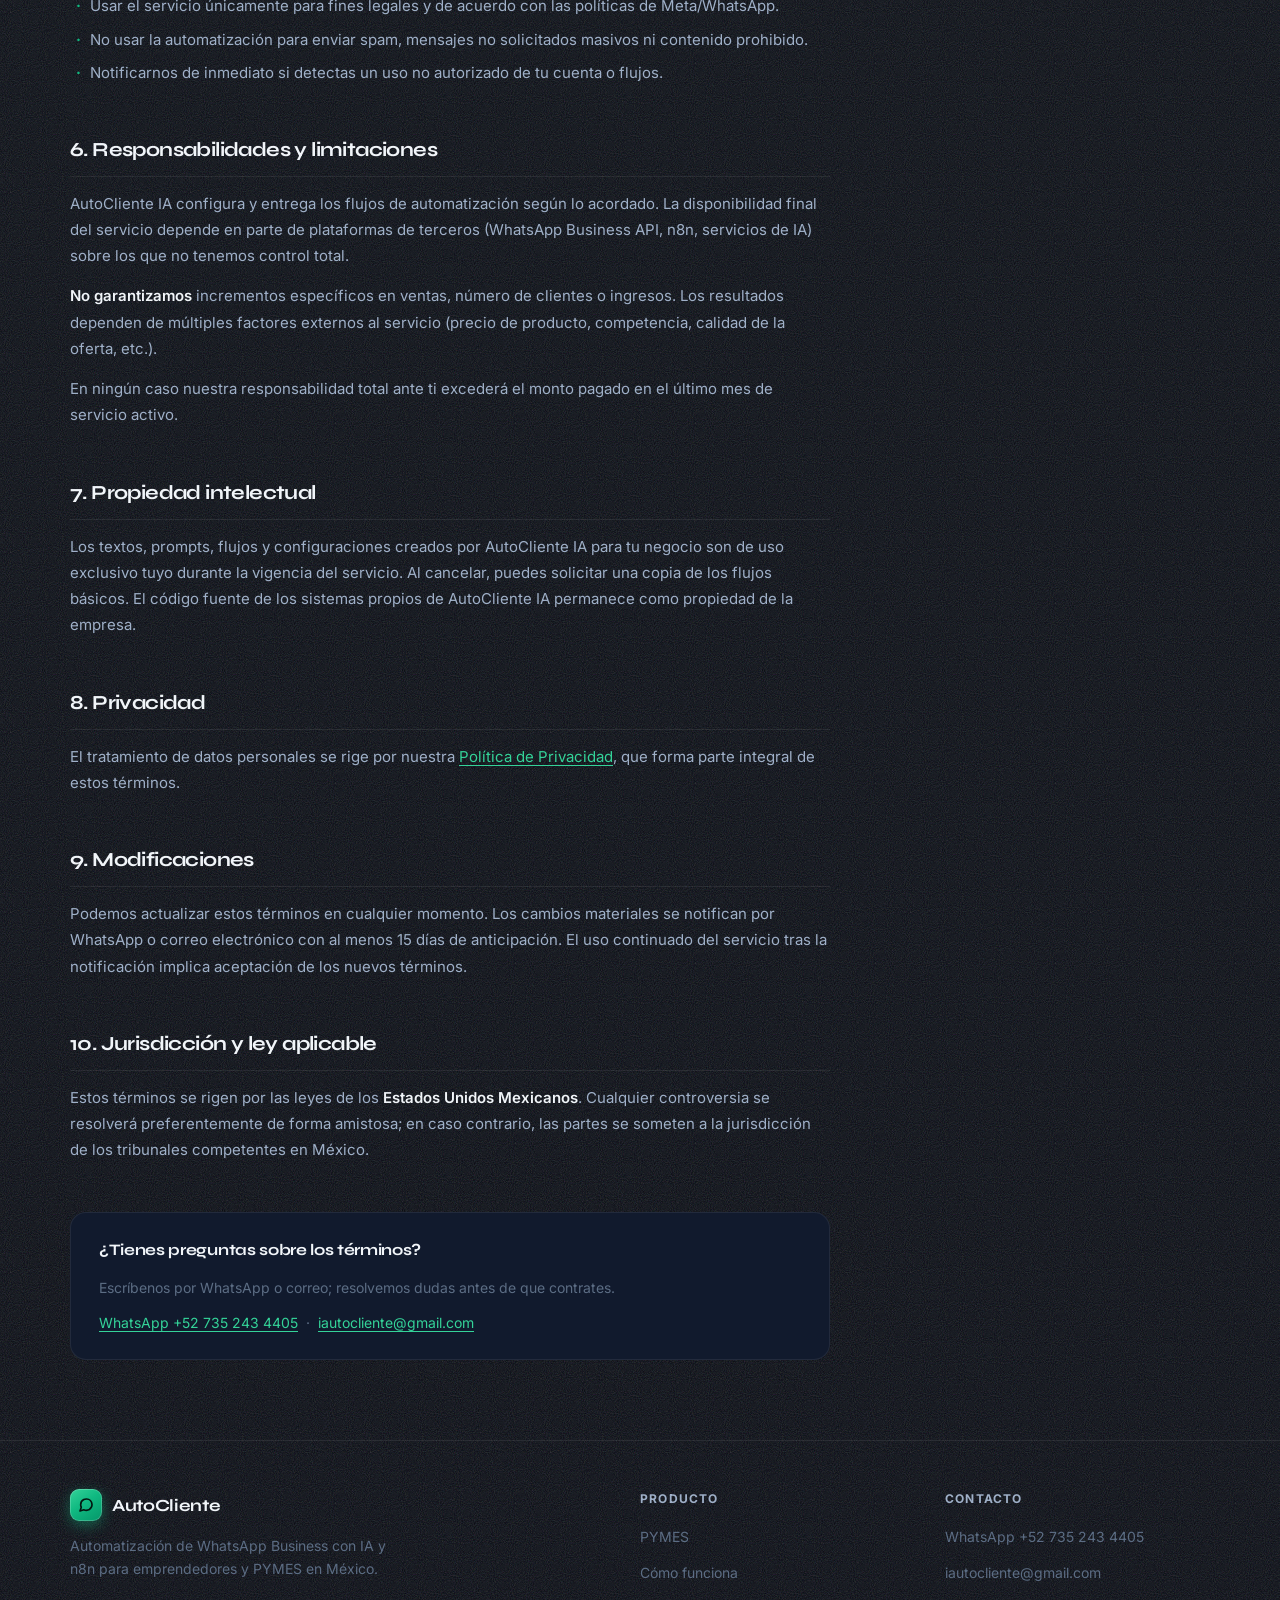
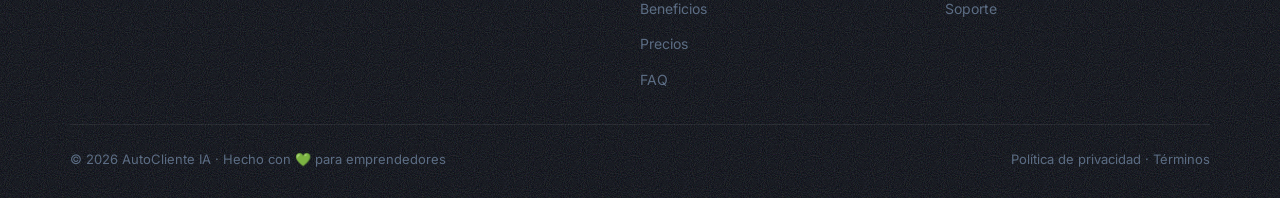
<file: pages/terminos.html>
<!DOCTYPE html>
<html lang="es">
<head>
  <meta charset="UTF-8" />
  <meta name="viewport" content="width=device-width, initial-scale=1.0" />
  <meta name="description" content="Términos y condiciones del servicio AutoCliente IA — automatización de WhatsApp Business para PYMES en México." />
  <meta name="theme-color" content="#070b12" />

  <!-- Open Graph -->
  <meta property="og:type" content="website" />
  <meta property="og:title" content="Términos y Condiciones — AutoCliente IA" />
  <meta property="og:description" content="Términos y condiciones del servicio AutoCliente IA." />
  <meta property="og:image" content="https://TU-DOMINIO.com/Assets/Img/Logo.png" />
  <meta property="og:url" content="https://TU-DOMINIO.com/terminos.html" />

  <!-- Twitter Card -->
  <meta name="twitter:card" content="summary" />
  <meta name="twitter:title" content="Términos y Condiciones — AutoCliente IA" />
  <meta name="twitter:description" content="Términos y condiciones del servicio AutoCliente IA." />

  <!-- Canonical -->
  <link rel="canonical" href="https://TU-DOMINIO.com/terminos.html" />

  <title>Términos y Condiciones — AutoCliente IA</title>

  <link rel="preconnect" href="https://fonts.googleapis.com" />
  <link rel="preconnect" href="https://fonts.gstatic.com" crossorigin />
  <link href="https://fonts.googleapis.com/css2?family=Inter:wght@400;500;600;700;800&family=Syne:wght@600;700;800&display=swap" rel="stylesheet" />
  <link rel="stylesheet" href="../Assets/css/main.css" />
  <link rel="stylesheet" href="../Assets/css/legal.css" />
</head>
<body>

  <!-- NAVBAR -->
  <nav class="navbar" id="navbar">
    <div class="nav-inner">
      <a href="../index.html" class="logo">
        <img src="../Assets/Img/Logo.png" alt="AutoCliente IA" style="height:216px;width:auto;" />
      </a>
      <div class="nav-tail">
        <a href="https://wa.me/527352434405?text=Hola%2C%20vi%20AutoCliente%20IA." target="_blank" rel="noopener" class="btn btn-whatsapp nav-cta">
          <svg viewBox="0 0 24 24" fill="currentColor"><path d="M17.472 14.382c-.297-.149-1.758-.867-2.03-.967-.273-.099-.471-.148-.67.15-.197.297-.767.966-.94 1.164-.173.199-.347.223-.644.075-.297-.15-1.255-.463-2.39-1.475-.883-.788-1.48-1.761-1.653-2.059-.173-.297-.018-.458.13-.606.134-.133.298-.347.446-.52.149-.174.198-.298.298-.497.099-.198.05-.371-.025-.52-.075-.149-.669-1.612-.916-2.207-.242-.579-.487-.5-.669-.51-.173-.008-.371-.01-.57-.01-.198 0-.52.074-.792.372-.272.297-1.04 1.016-1.04 2.479 0 1.462 1.065 2.875 1.213 3.074.149.198 2.096 3.2 5.077 4.487.709.306 1.262.489 1.694.625.712.227 1.36.195 1.871.118.571-.085 1.758-.719 2.006-1.413.248-.694.248-1.289.173-1.413-.074-.124-.272-.198-.57-.347m-5.421 7.403h-.004a9.87 9.87 0 0 1-5.031-1.378l-.361-.214-3.741.982.998-3.648-.235-.374a9.86 9.86 0 0 1-1.51-5.26c.001-5.45 4.436-9.884 9.888-9.884 2.64 0 5.122 1.03 6.988 2.898a9.825 9.825 0 0 1 2.893 6.994c-.003 5.45-4.437 9.884-9.885 9.884m8.413-18.297A11.815 11.815 0 0 0 12.05 0C5.495 0 .16 5.335.157 11.892c0 2.096.547 4.142 1.588 5.945L.057 24l6.305-1.654a11.882 11.882 0 0 0 5.683 1.448h.005c6.554 0 11.89-5.335 11.893-11.893a11.821 11.821 0 0 0-3.48-8.413Z"/></svg>
          WhatsApp
        </a>
        <button type="button" class="nav-burger" id="nav-burger" aria-label="Abrir menú" aria-expanded="false" aria-controls="nav-mobile">
          <span></span><span></span><span></span>
        </button>
      </div>
    </div>
  </nav>

  <div class="nav-mobile" id="nav-mobile" aria-hidden="true">
    <div class="nav-mobile-panel">
      <a href="../index.html#para-quien" class="nav-mobile-link">PYMES</a>
      <a href="../index.html#solucion" class="nav-mobile-link">Cómo funciona</a>
      <a href="../index.html#precios" class="nav-mobile-link">Precios</a>
      <a href="../index.html#faq" class="nav-mobile-link">FAQ</a>
      <a href="soporte.html" class="nav-mobile-link">Soporte</a>
      <a href="https://wa.me/527352434405?text=Hola%2C%20vi%20AutoCliente%20IA." target="_blank" rel="noopener" class="btn btn-whatsapp">
        <svg viewBox="0 0 24 24" fill="currentColor" style="width:18px;height:18px;"><path d="M17.472 14.382c-.297-.149-1.758-.867-2.03-.967-.273-.099-.471-.148-.67.15-.197.297-.767.966-.94 1.164-.173.199-.347.223-.644.075-.297-.15-1.255-.463-2.39-1.475-.883-.788-1.48-1.761-1.653-2.059-.173-.297-.018-.458.13-.606.134-.133.298-.347.446-.52.149-.174.198-.298.298-.497.099-.198.05-.371-.025-.52-.075-.149-.669-1.612-.916-2.207-.242-.579-.487-.5-.669-.51-.173-.008-.371-.01-.57-.01-.198 0-.52.074-.792.372-.272.297-1.04 1.016-1.04 2.479 0 1.462 1.065 2.875 1.213 3.074.149.198 2.096 3.2 5.077 4.487.709.306 1.262.489 1.694.625.712.227 1.36.195 1.871.118.571-.085 1.758-.719 2.006-1.413.248-.694.248-1.289.173-1.413-.074-.124-.272-.198-.57-.347m-5.421 7.403h-.004a9.87 9.87 0 0 1-5.031-1.378l-.361-.214-3.741.982.998-3.648-.235-.374a9.86 9.86 0 0 1-1.51-5.26c.001-5.45 4.436-9.884 9.888-9.884 2.64 0 5.122 1.03 6.988 2.898a9.825 9.825 0 0 1 2.893 6.994c-.003 5.45-4.437 9.884-9.885 9.884m8.413-18.297A11.815 11.815 0 0 0 12.05 0C5.495 0 .16 5.335.157 11.892c0 2.096.547 4.142 1.588 5.945L.057 24l6.305-1.654a11.882 11.882 0 0 0 5.683 1.448h.005c6.554 0 11.89-5.335 11.893-11.893a11.821 11.821 0 0 0-3.48-8.413Z"/></svg>
        Escribir por WhatsApp
      </a>
    </div>
  </div>

  <!-- CONTENIDO -->
  <main class="page-content">
    <div class="container">
      <div class="page-header">
        <div class="eyebrow">Legal</div>
        <h1 class="page-title">Términos y Condiciones</h1>
        <p class="page-meta">Última actualización: abril de 2026</p>
      </div>

      <div class="legal-body">

        <h2>1. Descripción del servicio</h2>
        <p>
          <strong>AutoCliente IA</strong> ofrece servicios de automatización de WhatsApp Business
          mediante inteligencia artificial y flujos configurados con n8n, dirigidos a emprendedores
          y PYMES en México. El servicio incluye la configuración de respuestas automáticas,
          flujos de atención al cliente y seguimiento de conversaciones según el plan contratado.
        </p>
        <p>
          Al contratar o usar el servicio, aceptas estos Términos y Condiciones en su totalidad.
        </p>

        <h2>2. Planes y tarifas</h2>
        <p>Los planes disponibles actualmente son:</p>
        <table class="price-table">
          <thead>
            <tr>
              <th>Plan</th>
              <th>Precio mensual (MXN)</th>
              <th>Perfil</th>
            </tr>
          </thead>
          <tbody>
            <tr>
              <td><strong>Esencial</strong></td>
              <td>$799</td>
              <td>Emprendedor o negocio chico</td>
            </tr>
            <tr>
              <td><strong>PyME</strong></td>
              <td>$1,499</td>
              <td>Restaurantes, estéticas, tiendas</td>
            </tr>
            <tr>
              <td><strong>Plus</strong></td>
              <td>$2,499</td>
              <td>Mayor volumen, sucursales, integraciones</td>
            </tr>
          </tbody>
        </table>
        <p>
          Los precios están expresados en pesos mexicanos (MXN) e incluyen IVA cuando aplica.
          AutoCliente IA se reserva el derecho de modificar tarifas con previo aviso de al menos
          30 días naturales por WhatsApp o correo electrónico.
        </p>

        <h2>3. Período de prueba y facturación</h2>
        <p>
          Todos los planes incluyen un <strong>período de prueba de 7 días sin cargo</strong>,
          siempre que se acuerde así al inicio de la relación comercial. Transcurrido el período,
          el cobro se realiza de forma mensual por adelantado según el método acordado
          (transferencia bancaria, SPEI u otro).
        </p>
        <p>
          Si no se recibe el pago en la fecha acordada, el servicio podrá suspenderse temporalmente
          hasta regularizar el adeudo. No se generan penalizaciones por retraso de pago menores a
          5 días hábiles.
        </p>

        <h2>4. Cancelación</h2>
        <p>
          Puedes cancelar el servicio en cualquier momento escribiéndonos por WhatsApp o correo
          electrónico con al menos <strong>5 días hábiles de anticipación</strong> antes de tu
          siguiente fecha de cobro. No se realizan reembolsos parciales de períodos ya pagados,
          salvo que se acuerde de otra manera por escrito.
        </p>
        <p>
          Al cancelar, conservas acceso al servicio hasta el final del período pagado.
          Después de esa fecha, los flujos y configuraciones quedan inactivos.
        </p>

        <h2>5. Obligaciones del usuario</h2>
        <ul>
          <li>Proporcionar información veraz sobre tu negocio para configurar correctamente el servicio.</li>
          <li>Contar con una cuenta activa de <strong>WhatsApp Business</strong> en el número registrado.</li>
          <li>Usar el servicio únicamente para fines legales y de acuerdo con las políticas de Meta/WhatsApp.</li>
          <li>No usar la automatización para enviar spam, mensajes no solicitados masivos ni contenido prohibido.</li>
          <li>Notificarnos de inmediato si detectas un uso no autorizado de tu cuenta o flujos.</li>
        </ul>

        <h2>6. Responsabilidades y limitaciones</h2>
        <p>
          AutoCliente IA configura y entrega los flujos de automatización según lo acordado.
          La disponibilidad final del servicio depende en parte de plataformas de terceros
          (WhatsApp Business API, n8n, servicios de IA) sobre los que no tenemos control total.
        </p>
        <p>
          <strong>No garantizamos</strong> incrementos específicos en ventas, número de clientes
          o ingresos. Los resultados dependen de múltiples factores externos al servicio
          (precio de producto, competencia, calidad de la oferta, etc.).
        </p>
        <p>
          En ningún caso nuestra responsabilidad total ante ti excederá el monto pagado en el
          último mes de servicio activo.
        </p>

        <h2>7. Propiedad intelectual</h2>
        <p>
          Los textos, prompts, flujos y configuraciones creados por AutoCliente IA para tu negocio
          son de uso exclusivo tuyo durante la vigencia del servicio. Al cancelar, puedes solicitar
          una copia de los flujos básicos. El código fuente de los sistemas propios de AutoCliente IA
          permanece como propiedad de la empresa.
        </p>

        <h2>8. Privacidad</h2>
        <p>
          El tratamiento de datos personales se rige por nuestra
          <a href="privacidad.html">Política de Privacidad</a>, que forma parte integral de estos términos.
        </p>

        <h2>9. Modificaciones</h2>
        <p>
          Podemos actualizar estos términos en cualquier momento. Los cambios materiales se notifican
          por WhatsApp o correo electrónico con al menos 15 días de anticipación. El uso continuado
          del servicio tras la notificación implica aceptación de los nuevos términos.
        </p>

        <h2>10. Jurisdicción y ley aplicable</h2>
        <p>
          Estos términos se rigen por las leyes de los <strong>Estados Unidos Mexicanos</strong>.
          Cualquier controversia se resolverá preferentemente de forma amistosa; en caso contrario,
          las partes se someten a la jurisdicción de los tribunales competentes en México.
        </p>

        <div class="contact-card">
          <h3>¿Tienes preguntas sobre los términos?</h3>
          <p>Escríbenos por WhatsApp o correo; resolvemos dudas antes de que contrates.</p>
          <p>
            <a href="https://wa.me/527352434405?text=Hola%2C%20tengo%20una%20duda%20sobre%20los%20t%C3%A9rminos." target="_blank" rel="noopener">WhatsApp +52 735 243 4405</a>
            &nbsp;·&nbsp;
            <a href="mailto:iautocliente@gmail.com">iautocliente@gmail.com</a>
          </p>
        </div>

      </div>
    </div>
  </main>

  <!-- FOOTER -->
  <footer class="footer">
    <div class="container">
      <div class="footer-top">
        <div class="footer-brand">
          <a href="../index.html" class="logo">
            <span class="logo-mark">
              <svg viewBox="0 0 24 24" fill="none" stroke="currentColor" stroke-width="2.5" stroke-linecap="round" stroke-linejoin="round">
                <path d="M21 11.5a8.38 8.38 0 0 1-.9 3.8 8.5 8.5 0 0 1-7.6 4.7 8.38 8.38 0 0 1-3.8-.9L3 21l1.9-5.7a8.38 8.38 0 0 1-.9-3.8 8.5 8.5 0 0 1 4.7-7.6 8.38 8.38 0 0 1 3.8-.9h.5a8.48 8.48 0 0 1 8 8v.5z"/>
              </svg>
            </span>
            AutoCliente
          </a>
          <p>Automatización de WhatsApp Business con IA y n8n para emprendedores y PYMES en México.</p>
        </div>

        <div class="footer-col">
          <h5>Producto</h5>
          <ul>
            <li><a href="../index.html#para-quien">PYMES</a></li>
            <li><a href="../index.html#solucion">Cómo funciona</a></li>
            <li><a href="../index.html#beneficios">Beneficios</a></li>
            <li><a href="../index.html#precios">Precios</a></li>
            <li><a href="../index.html#faq">FAQ</a></li>
          </ul>
        </div>

        <div class="footer-col">
          <h5>Contacto</h5>
          <ul>
            <li><a href="https://wa.me/527352434405?text=Hola%2C%20vi%20AutoCliente%20IA." target="_blank" rel="noopener">WhatsApp +52 735 243 4405</a></li>
            <li><a href="mailto:iautocliente@gmail.com">iautocliente@gmail.com</a></li>
            <li><a href="soporte.html">Soporte</a></li>
          </ul>
        </div>
      </div>

      <div class="footer-bottom">
        <div>© 2026 AutoCliente IA · Hecho con 💚 para emprendedores</div>
        <div><a href="privacidad.html">Política de privacidad</a> · <a href="terminos.html">Términos</a></div>
      </div>
    </div>
  </footer>

  <!-- STICKY WHATSAPP -->
  <a href="https://wa.me/527352434405?text=Hola%2C%20vi%20AutoCliente%20IA." target="_blank" rel="noopener" class="wa-sticky" aria-label="Escríbenos por WhatsApp">
    <svg viewBox="0 0 24 24" fill="currentColor"><path d="M17.472 14.382c-.297-.149-1.758-.867-2.03-.967-.273-.099-.471-.148-.67.15-.197.297-.767.966-.94 1.164-.173.199-.347.223-.644.075-.297-.15-1.255-.463-2.39-1.475-.883-.788-1.48-1.761-1.653-2.059-.173-.297-.018-.458.13-.606.134-.133.298-.347.446-.52.149-.174.198-.298.298-.497.099-.198.05-.371-.025-.52-.075-.149-.669-1.612-.916-2.207-.242-.579-.487-.5-.669-.51-.173-.008-.371-.01-.57-.01-.198 0-.52.074-.792.372-.272.297-1.04 1.016-1.04 2.479 0 1.462 1.065 2.875 1.213 3.074.149.198 2.096 3.2 5.077 4.487.709.306 1.262.489 1.694.625.712.227 1.36.195 1.871.118.571-.085 1.758-.719 2.006-1.413.248-.694.248-1.289.173-1.413-.074-.124-.272-.198-.57-.347m-5.421 7.403h-.004a9.87 9.87 0 0 1-5.031-1.378l-.361-.214-3.741.982.998-3.648-.235-.374a9.86 9.86 0 0 1-1.51-5.26c.001-5.45 4.436-9.884 9.888-9.884 2.64 0 5.122 1.03 6.988 2.898a9.825 9.825 0 0 1 2.893 6.994c-.003 5.45-4.437 9.884-9.885 9.884m8.413-18.297A11.815 11.815 0 0 0 12.05 0C5.495 0 .16 5.335.157 11.892c0 2.096.547 4.142 1.588 5.945L.057 24l6.305-1.654a11.882 11.882 0 0 0 5.683 1.448h.005c6.554 0 11.89-5.335 11.893-11.893a11.821 11.821 0 0 0-3.48-8.413Z"/></svg>
  </a>

  <script defer src="../Assets/js/main.js"></script>
</body>
</html>
</file>
<file: Assets/css/main.css>
/* =============================================================
   VARIABLES — compartidas por todas las páginas
   ============================================================= */
:root {
  --bg: #070b12;
  --bg-soft: #0c1220;
  --bg-card: #111a2d;
  --bg-elev: #182236;
  --brand: #10b981;
  --brand-2: #34d399;
  --brand-soft: rgba(16, 185, 129, 0.1);
  --brand-border: rgba(16, 185, 129, 0.28);
  --brand-hover: #34d399;
  --accent-violet: rgba(129, 140, 248, 0.35);
  --text: #f1f5f9;
  --text-soft: #9fb0c8;
  --text-mute: #5c6d84;
  --border: rgba(255, 255, 255, 0.07);
  --border-hover: rgba(255, 255, 255, 0.14);
  --shine: rgba(255, 255, 255, 0.04);
  --r-sm: 10px;
  --r-md: 16px;
  --r-lg: 24px;
  --r-xl: 32px;
  --max-w: 1180px;
  --ease: cubic-bezier(0.22, 1, 0.36, 1);
  --font-display: 'Syne', system-ui, sans-serif;
  --font-body: 'Inter', system-ui, -apple-system, sans-serif;
}

/* =============================================================
   RESET
   ============================================================= */
*, *::before, *::after { box-sizing: border-box; margin: 0; padding: 0; }

html { scroll-behavior: smooth; -webkit-text-size-adjust: 100%; }

body {
  background-color: var(--bg);
  background-image:
    url("data:image/svg+xml,%3Csvg viewBox='0 0 200 200' xmlns='http://www.w3.org/2000/svg'%3E%3Cfilter id='n'%3E%3CfeTurbulence type='fractalNoise' baseFrequency='0.85' numOctaves='3' stitchTiles='stitch'/%3E%3C/filter%3E%3Crect width='100%25' height='100%25' filter='url(%23n)' opacity='0.22'/%3E%3C/svg%3E"),
    radial-gradient(ellipse 100% 80% at 50% -40%, rgba(16, 185, 129, 0.1), transparent 55%),
    linear-gradient(180deg, #070b12 0%, #050810 100%);
  background-size: 180px 180px, 100% 100%, 100% 100%;
  color: var(--text);
  font-family: var(--font-body);
  font-size: 16px;
  line-height: 1.6;
  -webkit-font-smoothing: antialiased;
  -moz-osx-font-smoothing: grayscale;
  overflow-x: hidden;
}

a { color: inherit; text-decoration: none; }
button { font-family: inherit; cursor: pointer; border: none; background: none; color: inherit; }
img, svg { display: block; max-width: 100%; }

::selection { background: var(--brand); color: #041610; }

/* =============================================================
   LAYOUT
   ============================================================= */
.container {
  width: 100%;
  max-width: var(--max-w);
  margin: 0 auto;
  padding: 0 20px;
}

/* =============================================================
   BOTONES
   ============================================================= */
.btn {
  display: inline-flex;
  align-items: center;
  justify-content: center;
  gap: 8px;
  padding: 14px 24px;
  font-size: 15px;
  font-weight: 600;
  border-radius: 12px;
  transition: transform 0.25s var(--ease), box-shadow 0.25s var(--ease), background 0.25s;
  white-space: nowrap;
  line-height: 1;
}

.btn svg { width: 18px; height: 18px; }

.btn-whatsapp {
  background: #25d366;
  color: #041610;
  box-shadow: 0 8px 24px rgba(37, 211, 102, 0.4), inset 0 1px 0 rgba(255, 255, 255, 0.25);
}

.btn-whatsapp:hover {
  background: #1fb855;
  transform: translateY(-2px);
  box-shadow: 0 14px 32px rgba(37, 211, 102, 0.55), inset 0 1px 0 rgba(255, 255, 255, 0.25);
}

/* =============================================================
   NAVBAR — versión base (siempre con borde, páginas interiores)
   ============================================================= */
.navbar {
  position: fixed;
  top: 0; left: 0; right: 0;
  z-index: 100;
  height: 68px;
  backdrop-filter: blur(20px) saturate(1.35);
  -webkit-backdrop-filter: blur(20px) saturate(1.35);
  background: linear-gradient(180deg, rgba(10, 15, 26, 0.82) 0%, rgba(7, 11, 18, 0.72) 100%);
  border-bottom: 1px solid var(--border);
  box-shadow: 0 12px 40px rgba(0, 0, 0, 0.35);
}

.nav-inner {
  height: 100%;
  max-width: var(--max-w);
  margin: 0 auto;
  padding: 0 20px;
  display: flex;
  align-items: center;
  justify-content: space-between;
  gap: 16px;
}

.logo {
  display: flex;
  align-items: center;
  gap: 10px;
  font-size: 17px;
  font-weight: 700;
  font-family: var(--font-display);
  letter-spacing: -0.02em;
}

.logo-mark {
  width: 32px;
  height: 32px;
  border-radius: 9px;
  background: linear-gradient(145deg, #34d399 0%, #10b981 45%, #059669 100%);
  display: grid;
  place-items: center;
  box-shadow: 0 0 0 1px rgba(255, 255, 255, 0.2) inset, 0 4px 14px rgba(16, 185, 129, 0.45);
}

.logo-mark svg { width: 16px; height: 16px; color: #041610; }

.nav-tail { display: flex; align-items: center; gap: 10px; }

.nav-cta { padding: 10px 18px !important; min-height: 40px; font-size: 14px !important; }

.nav-burger {
  display: none;
  width: 44px;
  height: 44px;
  border-radius: 10px;
  border: 1px solid var(--border);
  background: var(--bg-card);
  align-items: center;
  justify-content: center;
  flex-direction: column;
  gap: 5px;
  flex-shrink: 0;
  transition: border-color 0.2s, background 0.2s;
}

.nav-burger span {
  display: block;
  width: 18px;
  height: 2px;
  border-radius: 2px;
  background: var(--text);
  transition: transform 0.3s var(--ease), opacity 0.2s;
}

.nav-burger[aria-expanded="true"] span:nth-child(1) { transform: translateY(7px) rotate(45deg); }
.nav-burger[aria-expanded="true"] span:nth-child(2) { opacity: 0; }
.nav-burger[aria-expanded="true"] span:nth-child(3) { transform: translateY(-7px) rotate(-45deg); }

.nav-mobile {
  display: none;
  position: fixed;
  top: 68px; left: 0; right: 0; bottom: 0;
  z-index: 99;
  background: rgba(5, 8, 14, 0.65);
  backdrop-filter: blur(8px);
  -webkit-backdrop-filter: blur(8px);
  opacity: 0;
  pointer-events: none;
  transition: opacity 0.35s var(--ease);
}

.nav-mobile.open { opacity: 1; pointer-events: auto; }

.nav-mobile-panel {
  background: var(--bg-soft);
  border-bottom: 1px solid var(--border);
  padding: 20px;
  display: flex;
  flex-direction: column;
  gap: 6px;
  transform: translateY(-12px);
  opacity: 0;
  transition: transform 0.4s var(--ease), opacity 0.35s var(--ease);
}

.nav-mobile.open .nav-mobile-panel { transform: translateY(0); opacity: 1; }

.nav-mobile-link {
  display: block;
  padding: 14px 16px;
  font-size: 16px;
  font-weight: 500;
  color: var(--text);
  border-radius: 10px;
  transition: background 0.2s;
}

.nav-mobile-link:hover { background: var(--bg-card); }

.nav-mobile .btn-whatsapp { margin-top: 8px; justify-content: center; width: 100%; }

@media (max-width: 768px) {
  .nav-burger { display: flex; }
  .nav-mobile { display: block; }
}

/* =============================================================
   FOOTER
   ============================================================= */
.footer {
  border-top: 1px solid var(--border);
  padding: 48px 0 28px;
}

.footer-top {
  display: grid;
  grid-template-columns: 2fr 1fr 1fr;
  gap: 40px;
  padding-bottom: 32px;
  border-bottom: 1px solid var(--border);
  margin-bottom: 24px;
}

.footer-brand p {
  font-size: 14px;
  color: var(--text-mute);
  margin-top: 14px;
  max-width: 320px;
  line-height: 1.6;
}

.footer-col h5 {
  font-size: 12px;
  font-weight: 700;
  text-transform: uppercase;
  letter-spacing: 0.1em;
  color: var(--text-soft);
  margin-bottom: 16px;
}

.footer-col ul { list-style: none; display: flex; flex-direction: column; gap: 10px; }

.footer-col a { font-size: 14px; color: var(--text-mute); transition: color 0.2s; }
.footer-col a:hover { color: var(--text); }

.footer-bottom {
  display: flex;
  align-items: center;
  justify-content: space-between;
  gap: 16px;
  flex-wrap: wrap;
  font-size: 13px;
  color: var(--text-mute);
}

.footer-bottom a { color: var(--text-mute); transition: color 0.2s; }
.footer-bottom a:hover { color: var(--text); }

/* =============================================================
   WHATSAPP STICKY
   ============================================================= */
.wa-sticky {
  position: fixed;
  bottom: 20px;
  right: 20px;
  z-index: 90;
  width: 60px;
  height: 60px;
  border-radius: 50%;
  background: #25d366;
  color: #fff;
  display: grid;
  place-items: center;
  box-shadow: 0 10px 30px rgba(37, 211, 102, 0.5);
  transition: transform 0.3s var(--ease);
  animation: waPulse 2.5s infinite;
}

.wa-sticky:hover { transform: scale(1.1); }
.wa-sticky svg { width: 28px; height: 28px; }

@keyframes waPulse {
  0%, 100% { box-shadow: 0 10px 30px rgba(37, 211, 102, 0.5), 0 0 0 0 rgba(37, 211, 102, 0.5); }
  50% { box-shadow: 0 10px 30px rgba(37, 211, 102, 0.5), 0 0 0 14px rgba(37, 211, 102, 0); }
}

/* =============================================================
   RESPONSIVE COMPARTIDO
   ============================================================= */
@media (max-width: 1024px) {
  .footer-top { grid-template-columns: 1fr 1fr; }
}

@media (max-width: 640px) {
  .footer-top { grid-template-columns: 1fr; }
  .footer-bottom { flex-direction: column; text-align: center; }
  .wa-sticky { bottom: 16px; right: 16px; width: 56px; height: 56px; }
}

@media (prefers-reduced-motion: reduce) {
  *, *::before, *::after { animation-duration: 0.01ms !important; transition-duration: 0.01ms !important; }
}
</file>
<file: Assets/css/legal.css>
/* =============================================================
   LEGAL — estilos compartidos: terminos.html + privacidad.html
   ============================================================= */

/* PAGE CONTENT */
.page-content {
  padding: 120px 0 80px;
  min-height: 70vh;
}

.page-header { margin-bottom: 48px; }

.page-header .eyebrow {
  display: inline-flex;
  align-items: center;
  gap: 8px;
  padding: 7px 16px;
  background: linear-gradient(135deg, rgba(16, 185, 129, 0.14), rgba(16, 185, 129, 0.06));
  border: 1px solid var(--brand-border);
  color: var(--brand-2);
  font-size: 12px;
  font-weight: 700;
  text-transform: uppercase;
  letter-spacing: 0.06em;
  border-radius: 100px;
  margin-bottom: 20px;
}

.page-header .eyebrow::before {
  content: '';
  width: 6px;
  height: 6px;
  border-radius: 50%;
  background: var(--brand);
  box-shadow: 0 0 8px var(--brand);
}

.page-title {
  font-family: var(--font-display);
  font-size: clamp(28px, 4vw, 42px);
  font-weight: 700;
  letter-spacing: -0.04em;
  line-height: 1.15;
  margin-bottom: 12px;
}

.page-meta { font-size: 14px; color: var(--text-mute); }

/* CUERPO LEGAL */
.legal-body { max-width: 760px; }

.legal-body h2 {
  font-family: var(--font-display);
  font-size: 20px;
  font-weight: 700;
  letter-spacing: -0.03em;
  color: var(--text);
  margin-top: 48px;
  margin-bottom: 14px;
  padding-bottom: 10px;
  border-bottom: 1px solid var(--border);
}

.legal-body h2:first-child { margin-top: 0; }

.legal-body p {
  font-size: 15px;
  color: var(--text-soft);
  line-height: 1.75;
  margin-bottom: 14px;
}

.legal-body ul {
  list-style: none;
  margin-bottom: 14px;
  display: flex;
  flex-direction: column;
  gap: 8px;
}

.legal-body ul li {
  font-size: 15px;
  color: var(--text-soft);
  line-height: 1.7;
  padding-left: 20px;
  position: relative;
}

.legal-body ul li::before {
  content: '·';
  position: absolute;
  left: 6px;
  color: var(--brand);
  font-weight: 700;
}

.legal-body a { color: var(--brand-2); text-decoration: underline; text-underline-offset: 3px; }
.legal-body a:hover { color: var(--brand); }
.legal-body strong { color: var(--text); font-weight: 600; }

/* TABLA DE PRECIOS (terminos.html) */
.price-table {
  width: 100%;
  border-collapse: collapse;
  margin-bottom: 14px;
  font-size: 14px;
}

.price-table th {
  text-align: left;
  padding: 10px 16px;
  background: var(--bg-card);
  color: var(--text-soft);
  font-weight: 600;
  border: 1px solid var(--border);
}

.price-table td {
  padding: 10px 16px;
  color: var(--text-soft);
  border: 1px solid var(--border);
}

.price-table tr:hover td { background: rgba(255, 255, 255, 0.02); }

/* TARJETA DE CONTACTO */
.contact-card {
  margin-top: 48px;
  padding: 24px 28px;
  background: var(--bg-card);
  border: 1px solid var(--border);
  border-radius: 16px;
  display: flex;
  flex-direction: column;
  gap: 10px;
}

.contact-card h3 {
  font-family: var(--font-display);
  font-size: 16px;
  font-weight: 700;
  letter-spacing: -0.02em;
  color: var(--text);
  margin-bottom: 4px;
}

.contact-card p { font-size: 14px; color: var(--text-mute); margin-bottom: 0; }
.contact-card a { color: var(--brand-2); }
.contact-card a:hover { color: var(--brand); }

/* RESPONSIVE */
@media (max-width: 640px) {
  .price-table { font-size: 13px; }
}
</file>
<file: Assets/css/soporte.css>
/* =============================================================
   SOPORTE — estilos específicos de soporte.html
   ============================================================= */

/* PAGE CONTENT */
.page-content {
  padding: 120px 0 80px;
  min-height: 70vh;
}

.page-header { margin-bottom: 56px; max-width: 680px; }

.eyebrow {
  display: inline-flex;
  align-items: center;
  gap: 8px;
  padding: 7px 16px;
  background: linear-gradient(135deg, rgba(16, 185, 129, 0.14), rgba(16, 185, 129, 0.06));
  border: 1px solid var(--brand-border);
  color: var(--brand-2);
  font-size: 12px;
  font-weight: 700;
  text-transform: uppercase;
  letter-spacing: 0.06em;
  border-radius: 100px;
  margin-bottom: 20px;
}

.eyebrow::before {
  content: '';
  width: 6px;
  height: 6px;
  border-radius: 50%;
  background: var(--brand);
  box-shadow: 0 0 8px var(--brand);
}

.page-title {
  font-family: var(--font-display);
  font-size: clamp(28px, 4vw, 42px);
  font-weight: 700;
  letter-spacing: -0.04em;
  line-height: 1.15;
  margin-bottom: 14px;
}

.page-sub {
  font-size: clamp(15px, 1.5vw, 17px);
  color: var(--text-soft);
  line-height: 1.65;
}

/* CANALES DE CONTACTO */
.channels-grid {
  display: grid;
  grid-template-columns: repeat(2, 1fr);
  gap: 20px;
  margin-bottom: 64px;
  max-width: 760px;
}

.channel-card {
  padding: 28px;
  background: var(--bg-card);
  border: 1px solid var(--border);
  border-radius: 20px;
  display: flex;
  flex-direction: column;
  gap: 14px;
  transition: border-color 0.25s, box-shadow 0.25s;
}

.channel-card:hover {
  border-color: var(--border-hover);
  box-shadow: 0 16px 48px rgba(0, 0, 0, 0.25);
}

.channel-card.primary {
  border-color: rgba(37, 211, 102, 0.25);
  background: linear-gradient(135deg, rgba(37, 211, 102, 0.08), rgba(37, 211, 102, 0.03));
}

.channel-icon {
  width: 48px;
  height: 48px;
  border-radius: 14px;
  display: grid;
  place-items: center;
  background: rgba(255, 255, 255, 0.05);
  border: 1px solid var(--border);
}

.channel-card.primary .channel-icon {
  background: rgba(37, 211, 102, 0.15);
  border-color: rgba(37, 211, 102, 0.3);
}

.channel-icon svg { width: 22px; height: 22px; }

.channel-card h3 {
  font-family: var(--font-display);
  font-size: 18px;
  font-weight: 700;
  letter-spacing: -0.02em;
}

.channel-card p {
  font-size: 14px;
  color: var(--text-mute);
  line-height: 1.6;
}

.channel-card .channel-cta {
  display: inline-flex;
  align-items: center;
  gap: 6px;
  font-size: 14px;
  font-weight: 600;
  color: var(--brand-2);
  margin-top: auto;
  transition: color 0.2s;
}

.channel-card .channel-cta:hover { color: var(--brand); }
.channel-card .channel-cta svg { width: 14px; height: 14px; }

/* HORARIO */
.schedule-row {
  max-width: 760px;
  margin-bottom: 64px;
  padding: 24px 28px;
  background: var(--bg-card);
  border: 1px solid var(--border);
  border-radius: 16px;
  display: flex;
  align-items: flex-start;
  gap: 20px;
}

.schedule-icon {
  width: 44px;
  height: 44px;
  flex-shrink: 0;
  border-radius: 12px;
  background: var(--brand-soft);
  border: 1px solid var(--brand-border);
  display: grid;
  place-items: center;
}

.schedule-icon svg { width: 20px; height: 20px; color: var(--brand); }

.schedule-row h4 {
  font-family: var(--font-display);
  font-size: 15px;
  font-weight: 700;
  margin-bottom: 8px;
  letter-spacing: -0.02em;
}

.schedule-row p { font-size: 14px; color: var(--text-mute); line-height: 1.65; }
.schedule-row strong { color: var(--text-soft); }

/* FAQ SOPORTE */
.support-faq { max-width: 760px; }

.support-faq h2 {
  font-family: var(--font-display);
  font-size: clamp(22px, 3vw, 30px);
  font-weight: 700;
  letter-spacing: -0.04em;
  margin-bottom: 32px;
}

.faq-item { border-bottom: 1px solid var(--border); }

.faq-q {
  width: 100%;
  display: flex;
  align-items: center;
  justify-content: space-between;
  gap: 16px;
  padding: 20px 0;
  font-size: 15px;
  font-weight: 600;
  color: var(--text);
  text-align: left;
  transition: color 0.2s;
}

.faq-q:hover { color: var(--brand-2); }

.faq-icon {
  width: 20px;
  height: 20px;
  flex-shrink: 0;
  color: var(--text-mute);
  transition: transform 0.3s var(--ease), color 0.2s;
}

.faq-item.open .faq-icon { transform: rotate(180deg); color: var(--brand); }

.faq-a {
  overflow: hidden;
  max-height: 0;
  transition: max-height 0.4s var(--ease);
}

.faq-a-inner {
  padding-bottom: 20px;
  font-size: 14px;
  color: var(--text-mute);
  line-height: 1.75;
}

/* RESPONSIVE */
@media (max-width: 640px) {
  .channels-grid { grid-template-columns: 1fr; }
  .schedule-row { flex-direction: column; gap: 14px; }
}
</file>
